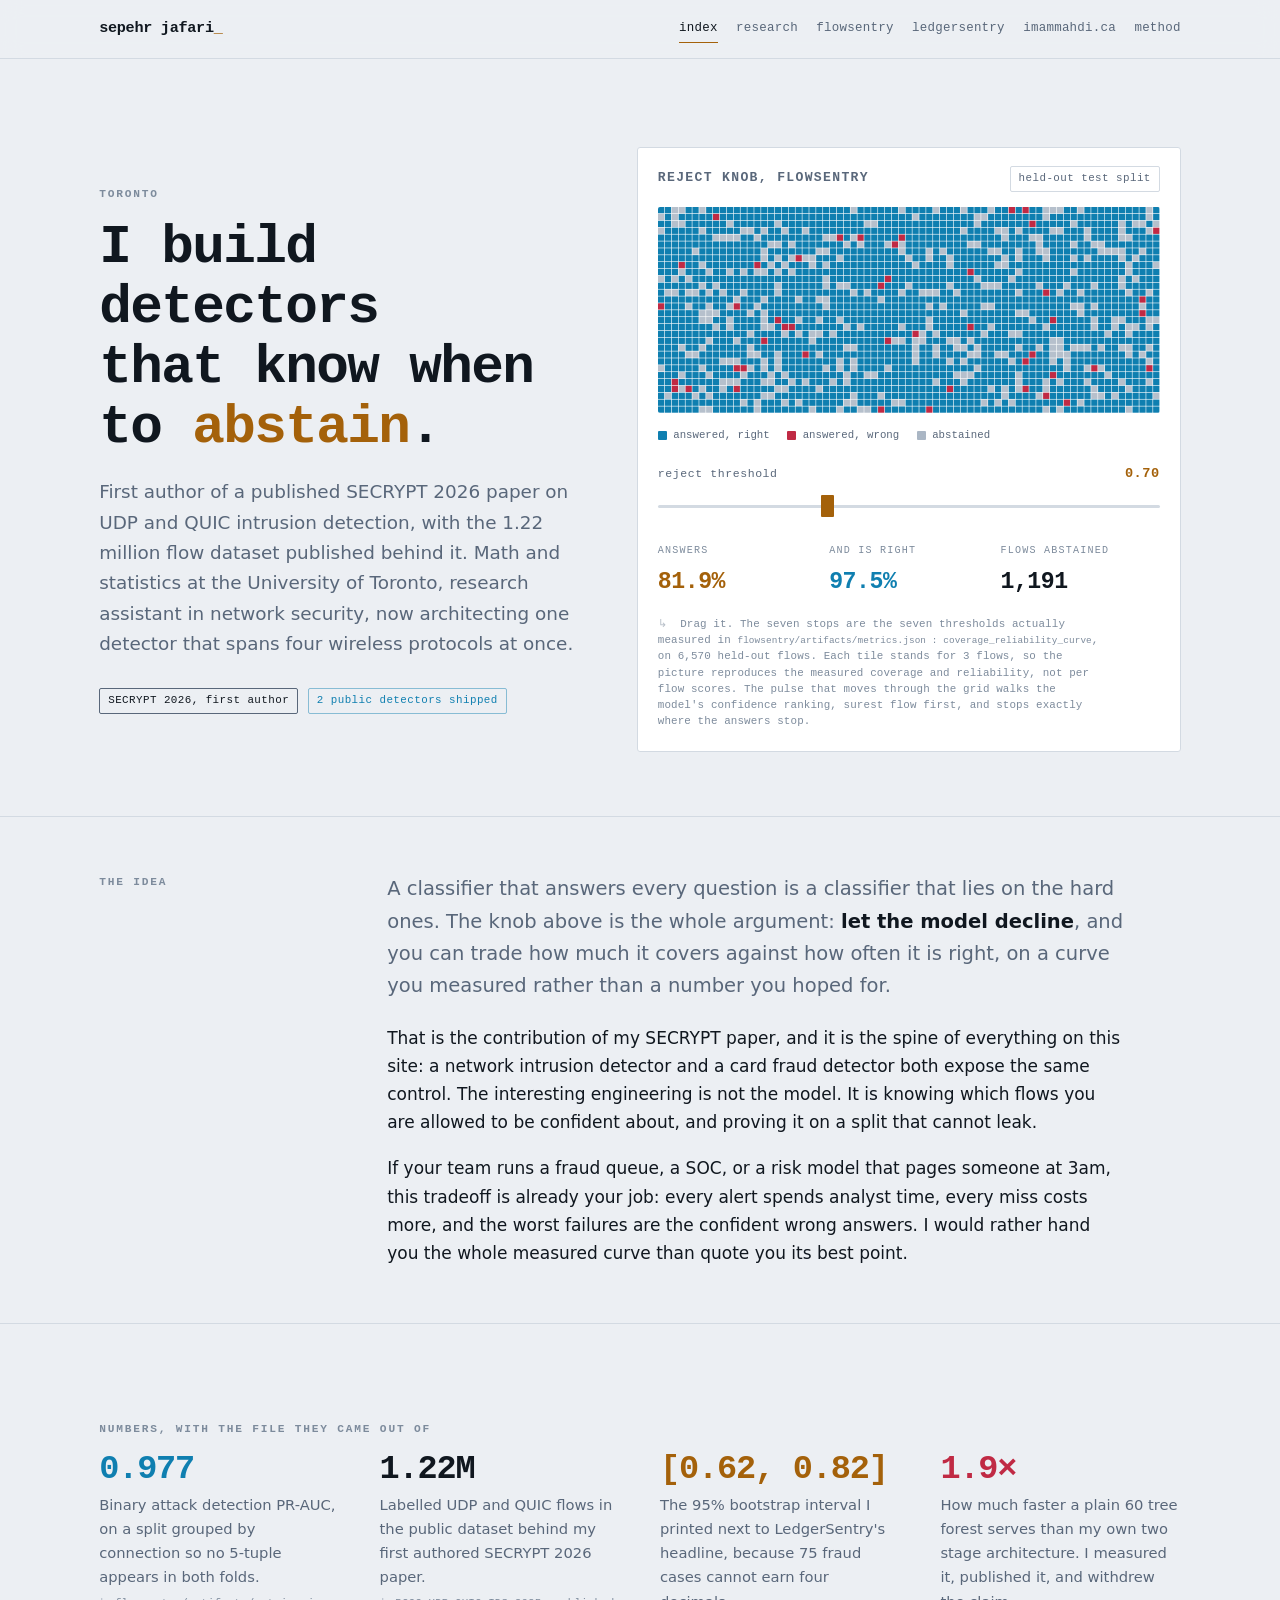
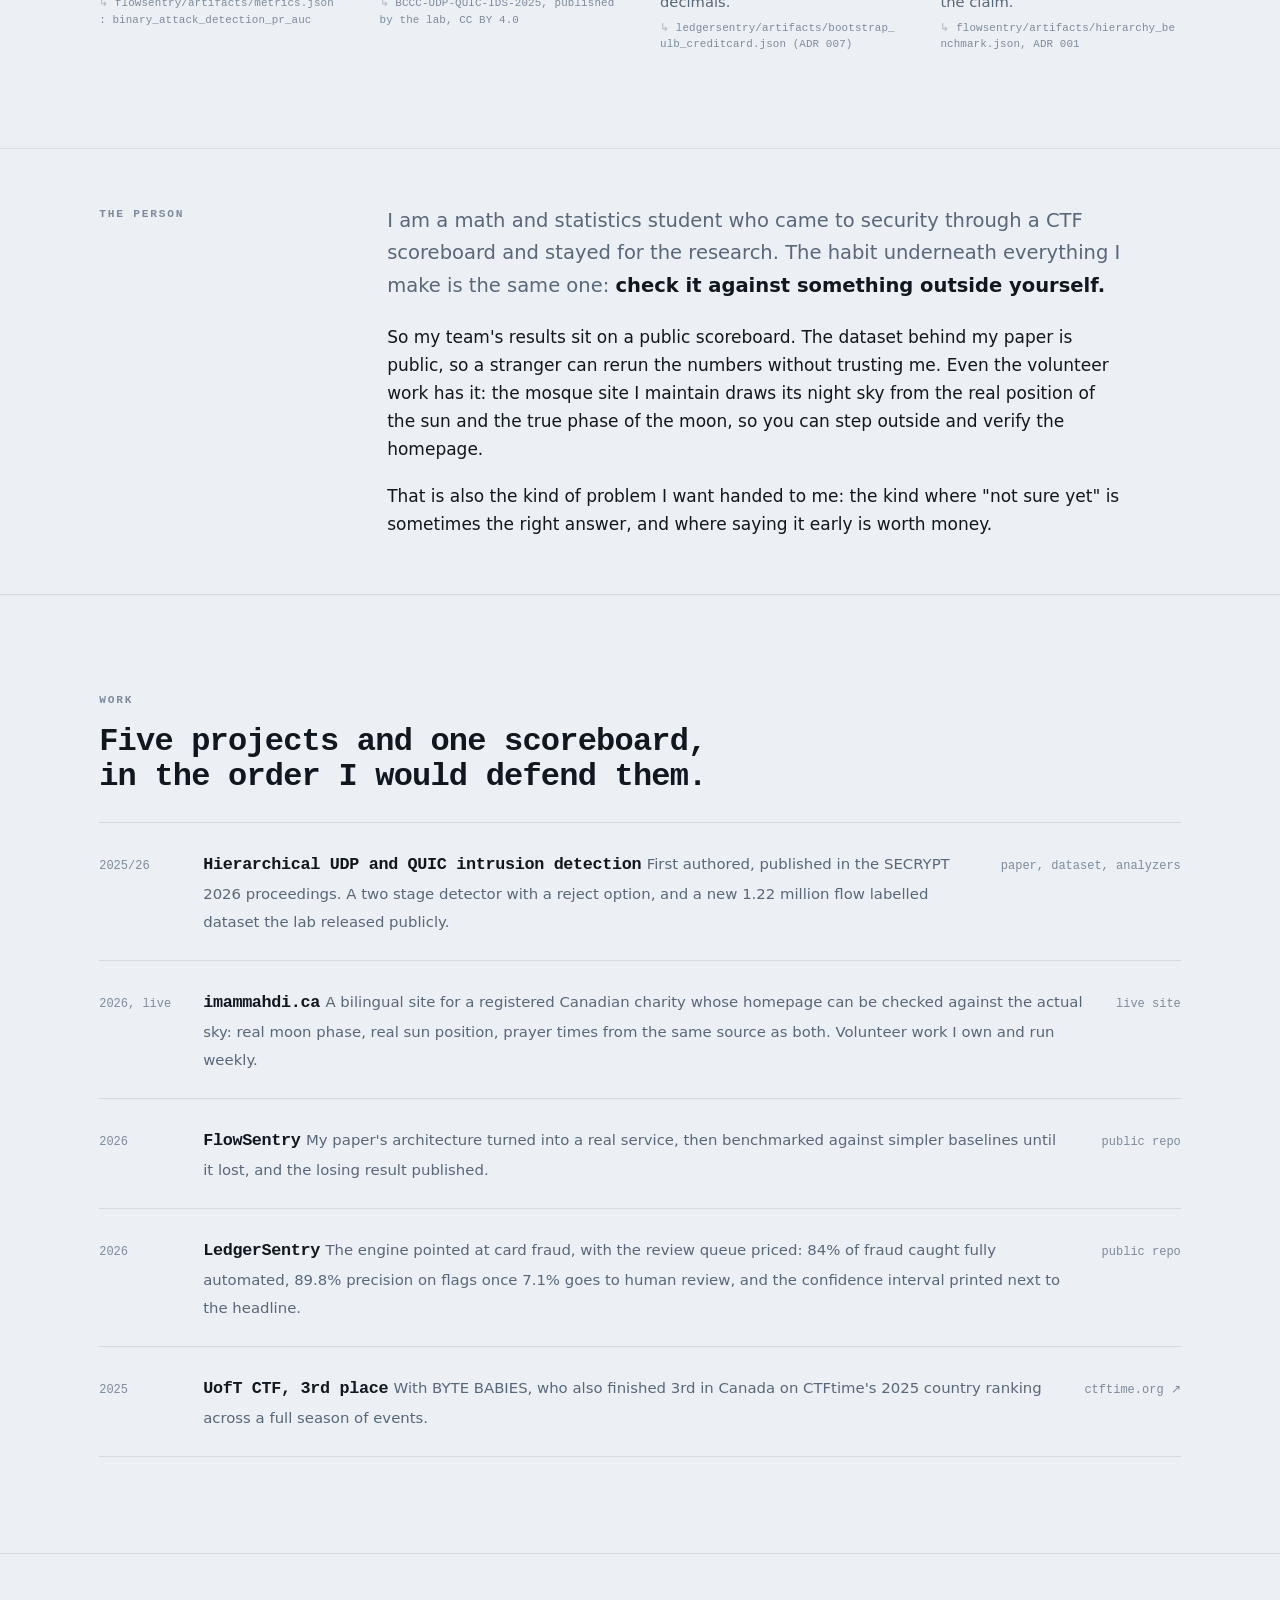
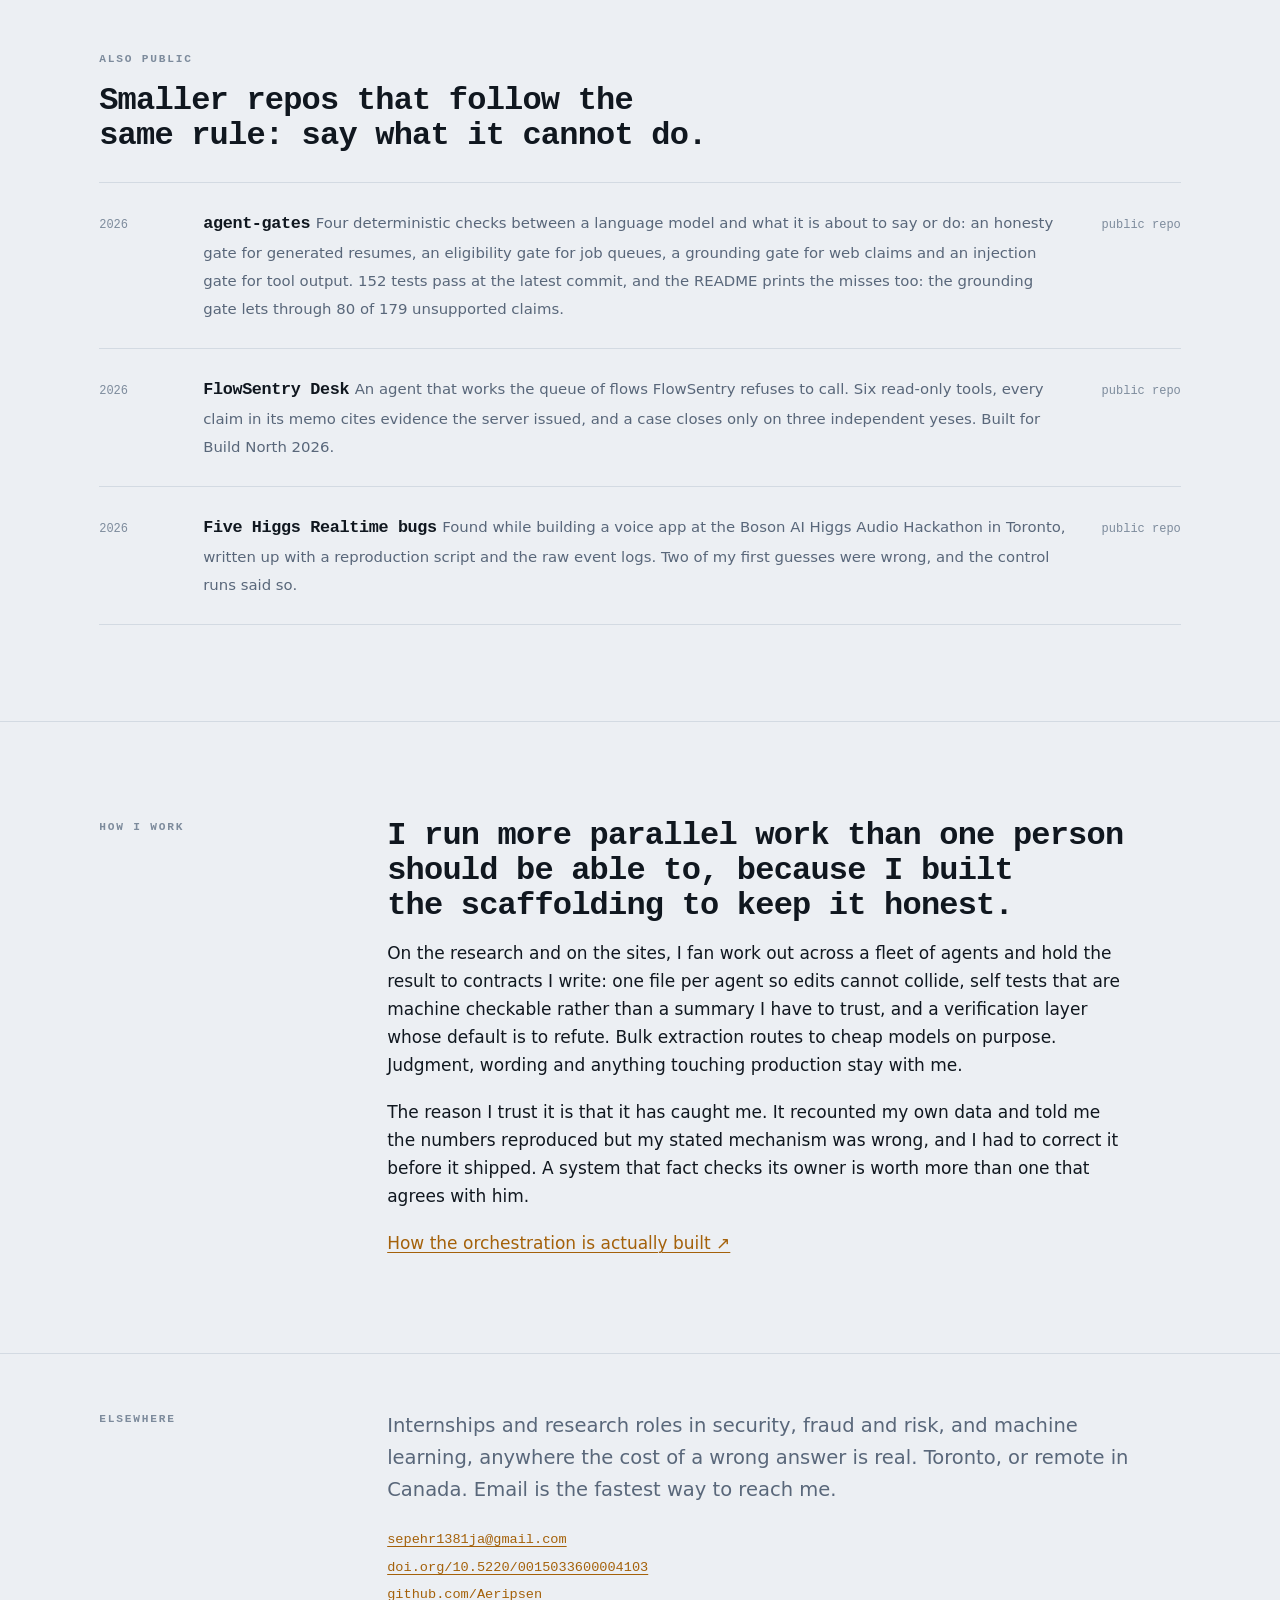
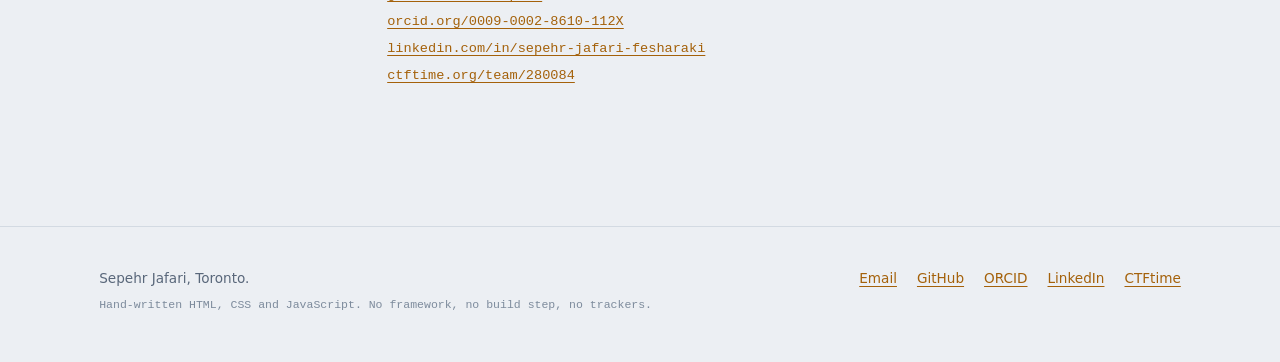
<file: index.html>
<!DOCTYPE html>
<html lang="en">
<head>
<meta charset="utf-8">
<meta name="viewport" content="width=device-width, initial-scale=1">
<title>Sepehr Jafari, network security and machine learning</title>
<meta name="description" content="First author of a published SECRYPT 2026 paper on UDP and QUIC intrusion detection. I build detectors that measure their own confidence, and I publish the measurements that go against me.">
<link rel="icon" href="data:image/svg+xml,%3Csvg xmlns='http://www.w3.org/2000/svg' viewBox='0 0 16 16'%3E%3Crect width='16' height='16' fill='%23080d14'/%3E%3Crect x='2' y='3' width='4' height='4' fill='%2363d3ff'/%3E%3Crect x='7' y='3' width='4' height='4' fill='%2363d3ff'/%3E%3Crect x='12' y='3' width='2' height='4' fill='%23ff6b81'/%3E%3Crect x='2' y='9' width='4' height='4' fill='%2363d3ff'/%3E%3Crect x='7' y='9' width='7' height='4' fill='%23f0a848'/%3E%3C/svg%3E">
<meta property="og:title" content="Sepehr Jafari, network security and machine learning">
<meta property="og:description" content="I build detectors that measure their own confidence, and I publish the measurements that go against me.">
<meta property="og:type" content="website">
<link rel="stylesheet" href="assets/site.css">
</head>
<body>
<noscript><p style="padding:1rem;font-family:monospace"><a href="index.html">home</a> · <a href="research.html">research</a> · <a href="flowsentry.html">flowsentry</a> · <a href="ledgersentry.html">ledgersentry</a> · <a href="imic.html">imammahdi.ca</a> · <a href="method.html">method</a></p></noscript>

<main id="main">

<!-- ============ hero: the thesis, and the instrument that proves it ============ -->
<section class="hero">
  <div class="wrap hero-grid">
    <div>
      <span class="eyebrow" data-reveal="1">Toronto</span>
      <h1 data-reveal="2">I build detectors that know when to <em>abstain</em>.</h1>
      <p class="hero-sub" data-reveal="3">
        First author of a published SECRYPT 2026 paper on UDP and QUIC intrusion detection, with
        the 1.22 million flow dataset published behind it. Math and statistics at the University of
        Toronto, research assistant in network security, now architecting one detector that spans
        four wireless protocols at once.
      </p>
      <div class="hero-meta" data-reveal="4">
        <span class="tag tag-paper">SECRYPT 2026, first author</span>
        <span class="tag tag-live">2 public detectors shipped</span>
      </div>
    </div>

    <div class="instrument" data-reveal="5">
      <div class="instrument-head">
        <h2>Reject knob, FlowSentry</h2>
        <span class="tag">held-out test split</span>
      </div>

      <canvas id="flowgrid" width="730" height="300"
              role="img"
              aria-label="A grid of 2,190 tiles standing in for the 6,570 held-out flows. Tiles the model answers correctly are cyan, tiles it answers wrongly are rose, tiles it abstains on are grey."></canvas>

      <div class="legend">
        <span><i style="background:var(--signal)"></i> answered, right</span>
        <span><i style="background:var(--warn)"></i> answered, wrong</span>
        <span><i style="background:var(--abstain)"></i> abstained</span>
      </div>

      <div class="knob">
        <label for="knob">
          <span>reject threshold</span>
          <b id="out-threshold">0.70</b>
        </label>
        <input type="range" id="knob" min="0" max="6" step="1" value="2"
               aria-label="Reject threshold, stepping through the seven measured values">
      </div>

      <div class="readout">
        <div>
          <span class="k">answers</span>
          <span class="v v-accent" id="out-coverage">81.9%</span>
        </div>
        <div>
          <span class="k">and is right</span>
          <span class="v v-signal" id="out-reliability">97.5%</span>
        </div>
        <div>
          <span class="k">flows abstained</span>
          <span class="v" id="out-abstained">1,191</span>
        </div>
      </div>

      <p class="cite" style="margin-top:0.9rem">
        Drag it. The seven stops are the seven thresholds actually measured in
        <code>flowsentry/artifacts/metrics.json : coverage_reliability_curve</code>, on
        6,570 held-out flows. Each tile stands for 3 flows, so the
        picture reproduces the measured coverage and reliability, not per flow scores. The
        pulse that moves through the grid walks the model's confidence ranking, surest flow
        first, and stops exactly where the answers stop.
      </p>
    </div>
  </div>
</section>

<!-- ============ what the knob is for ============ -->
<section class="tight">
  <div class="wrap cols">
    <div class="col-head">
      <span class="eyebrow">The idea</span>
    </div>
    <div>
      <p class="lede">
        A classifier that answers every question is a classifier that lies on the hard ones.
        The knob above is the whole argument: <strong>let the model decline</strong>, and you can
        trade how much it covers against how often it is right, on a curve you measured rather than
        a number you hoped for.
      </p>
      <p>
        That is the contribution of my SECRYPT paper, and it is the spine of everything on this
        site: a network intrusion detector and a card fraud detector
        both expose the same control. The interesting engineering is not the model.
        It is knowing which flows you are allowed to be confident about, and proving it on a split
        that cannot leak.
      </p>
      <p>
        If your team runs a fraud queue, a SOC, or a risk model that pages someone at 3am, this
        tradeoff is already your job: every alert spends analyst time, every miss costs more, and
        the worst failures are the confident wrong answers. I would rather hand you the whole
        measured curve than quote you its best point.
      </p>
    </div>
  </div>
</section>

<!-- ============ the ledger ============ -->
<section>
  <div class="wrap">
    <span class="eyebrow">Numbers, with the file they came out of</span>
    <div class="ledger">
      <div>
        <span class="num v-signal">0.977</span>
        <span class="lbl">Binary attack detection PR-AUC, on a split grouped by connection so no
        5-tuple appears in both folds.</span>
        <span class="cite">flowsentry/artifacts/metrics.json : binary_attack_detection_pr_auc</span>
      </div>
      <div>
        <span class="num">1.22M</span>
        <span class="lbl">Labelled UDP and QUIC flows in the public dataset behind my first authored
        SECRYPT 2026 paper.</span>
        <span class="cite">BCCC-UDP-QUIC-IDS-2025, published by the lab, CC BY 4.0</span>
      </div>
      <div>
        <span class="num v-accent">[0.62, 0.82]</span>
        <span class="lbl">The 95% bootstrap interval I printed next to LedgerSentry's headline,
        because 75 fraud cases cannot earn four decimals.</span>
        <span class="cite">ledgersentry/artifacts/bootstrap_ulb_creditcard.json (ADR 007)</span>
      </div>
      <div>
        <span class="num v-warn">1.9&times;</span>
        <span class="lbl">How much faster a plain 60 tree forest serves than my own two stage
        architecture. I measured it, published it, and withdrew the claim.</span>
        <span class="cite">flowsentry/artifacts/hierarchy_benchmark.json, ADR 001</span>
      </div>
    </div>
  </div>
</section>

<!-- ============ the person ============ -->
<section class="tight">
  <div class="wrap cols">
    <div class="col-head">
      <span class="eyebrow">The person</span>
    </div>
    <div>
      <p class="lede">
        I am a math and statistics student who came to security through a CTF scoreboard and
        stayed for the research. The habit underneath everything I make is the same one:
        <strong>check it against something outside yourself.</strong>
      </p>
      <p>
        So my team's results sit on a public scoreboard. The dataset behind my paper is public,
        so a stranger can rerun the numbers without trusting me. Even the volunteer work has it:
        the mosque site I maintain draws its night sky from the real position of the sun and the
        true phase of the moon, so you can step outside and verify the homepage.
      </p>
      <p>
        That is also the kind of problem I want handed to me: the kind where "not sure yet" is
        sometimes the right answer, and where saying it early is worth money.
      </p>
    </div>
  </div>
</section>

<!-- ============ work ============ -->
<section>
  <div class="wrap">
    <span class="eyebrow">Work</span>
    <h2 style="margin-bottom:1.75rem">Five projects and one scoreboard, in the order I would
    defend them.</h2>

    <div class="work">
      <a class="work-item" href="research.html">
        <span class="work-year">2025/26</span>
        <span>
          <span class="work-title">Hierarchical UDP and QUIC intrusion detection</span>
          <span class="work-desc">First authored, published in the SECRYPT 2026 proceedings. A two stage detector with
          a reject option, and a new 1.22 million flow labelled dataset the lab released publicly.</span>
        </span>
        <span class="work-go">paper, dataset, analyzers</span>
      </a>

      <a class="work-item" href="imic.html">
        <span class="work-year">2026, live</span>
        <span>
          <span class="work-title">imammahdi.ca</span>
          <span class="work-desc">A bilingual site for a registered Canadian charity whose homepage
          can be checked against the actual sky: real moon phase, real sun position, prayer times
          from the same source as both. Volunteer work I own and run weekly.</span>
        </span>
        <span class="work-go">live site</span>
      </a>

      <a class="work-item" href="flowsentry.html">
        <span class="work-year">2026</span>
        <span>
          <span class="work-title">FlowSentry</span>
          <span class="work-desc">My paper's architecture turned into a real service, then
          benchmarked against simpler baselines until it lost, and the losing result published.</span>
        </span>
        <span class="work-go">public repo</span>
      </a>

      <a class="work-item" href="ledgersentry.html">
        <span class="work-year">2026</span>
        <span>
          <span class="work-title">LedgerSentry</span>
          <span class="work-desc">The engine pointed at card fraud, with the review queue priced:
          84% of fraud caught fully automated, 89.8% precision on flags once 7.1% goes to human
          review, and the confidence interval printed next to the headline.</span>
        </span>
        <span class="work-go">public repo</span>
      </a>

      <a class="work-item" href="https://ctftime.org/team/280084/" rel="noopener">
        <span class="work-year">2025</span>
        <span>
          <span class="work-title">UofT CTF, 3rd place</span>
          <span class="work-desc">With BYTE BABIES, who also finished 3rd in Canada on CTFtime's 2025
          country ranking across a full season of events.</span>
        </span>
        <span class="work-go">ctftime.org &#8599;</span>
      </a>
    </div>
  </div>
</section>

<section>
<div class="wrap">
<span class="eyebrow">Also public</span>
<h2 style="margin-bottom:1.75rem">Smaller repos that follow the same rule: say what it cannot do.</h2>
<div class="work">
<a class="work-item" href="https://github.com/Aeripsen/agent-gates" rel="noopener">
<span class="work-year">2026</span>
<span>
<span class="work-title">agent-gates</span>
<span class="work-desc">Four deterministic checks between a language model and what it is about to say or do:
an honesty gate for generated resumes, an eligibility gate for job queues, a grounding gate for
web claims and an injection gate for tool output. 152 tests pass at the latest commit, and the
README prints the misses too: the grounding gate lets through 80 of 179 unsupported claims.</span>
</span>
<span class="work-go">public repo</span>
</a>
<a class="work-item" href="https://github.com/Aeripsen/flowsentry-desk" rel="noopener">
<span class="work-year">2026</span>
<span>
<span class="work-title">FlowSentry Desk</span>
<span class="work-desc">An agent that works the queue of flows FlowSentry refuses to call. Six read-only
tools, every claim in its memo cites evidence the server issued, and a case closes only on three
independent yeses. Built for Build North 2026.</span>
</span>
<span class="work-go">public repo</span>
</a>
<a class="work-item" href="https://github.com/Aeripsen/boson-bug-reports" rel="noopener">
<span class="work-year">2026</span>
<span>
<span class="work-title">Five Higgs Realtime bugs</span>
<span class="work-desc">Found while building a voice app at the Boson AI Higgs Audio Hackathon in Toronto,
written up with a reproduction script and the raw event logs. Two of my first guesses were wrong,
and the control runs said so.</span>
</span>
<span class="work-go">public repo</span>
</a>
</div>
</div>
</section>

<!-- ============ method teaser ============ -->
<section>
  <div class="wrap cols">
    <div class="col-head">
      <span class="eyebrow">How I work</span>
    </div>
    <div>
      <h2 style="margin-bottom:1rem">I run more parallel work than one person should be able to,
      because I built the scaffolding to keep it honest.</h2>
      <p>
        On the research and on the sites, I fan work out across a fleet of agents and hold the
        result to contracts I write: one file per agent so edits cannot collide, self tests that are
        machine checkable rather than a summary I have to trust, and a verification layer whose
        default is to refute. Bulk extraction routes to cheap models on purpose. Judgment, wording
        and anything touching production stay with me.
      </p>
      <p>
        The reason I trust it is that it has caught me. It recounted my own data and told me the
        numbers reproduced but my stated mechanism was wrong, and I had to correct it before it
        shipped. A system that fact checks its owner is worth more than one that agrees with him.
      </p>
      <p><a href="method.html">How the orchestration is actually built &#8599;</a></p>
    </div>
  </div>
</section>

<!-- ============ contact ============ -->
<section class="tight">
  <div class="wrap cols">
    <div class="col-head"><span class="eyebrow">Elsewhere</span></div>
    <div>
      <p class="lede" style="margin-bottom:1.25rem">
        Internships and research roles in security, fraud and risk, and machine learning, anywhere
        the cost of a wrong answer is real. Toronto, or remote in Canada. Email is the fastest way
        to reach me.
      </p>
      <p class="mono" style="font-size:0.85rem;line-height:2">
        <a href="mailto:sepehr1381ja@gmail.com">sepehr1381ja@gmail.com</a><br>
<a href="https://doi.org/10.5220/0015033600004103" rel="noopener">doi.org/10.5220/0015033600004103</a><br>
        <a href="https://github.com/Aeripsen" rel="me noopener">github.com/Aeripsen</a><br>
        <a href="https://orcid.org/0009-0002-8610-112X" rel="me noopener">orcid.org/0009-0002-8610-112X</a><br>
        <a href="https://www.linkedin.com/in/sepehr-jafari-fesharaki" rel="me noopener">linkedin.com/in/sepehr-jafari-fesharaki</a><br>
        <a href="https://ctftime.org/team/280084/" rel="noopener">ctftime.org/team/280084</a>
      </p>
    </div>
  </div>
</section>

</main>

<script src="assets/site.js"></script>
<script src="assets/instrument.js"></script>
</body>
</html>
</file>
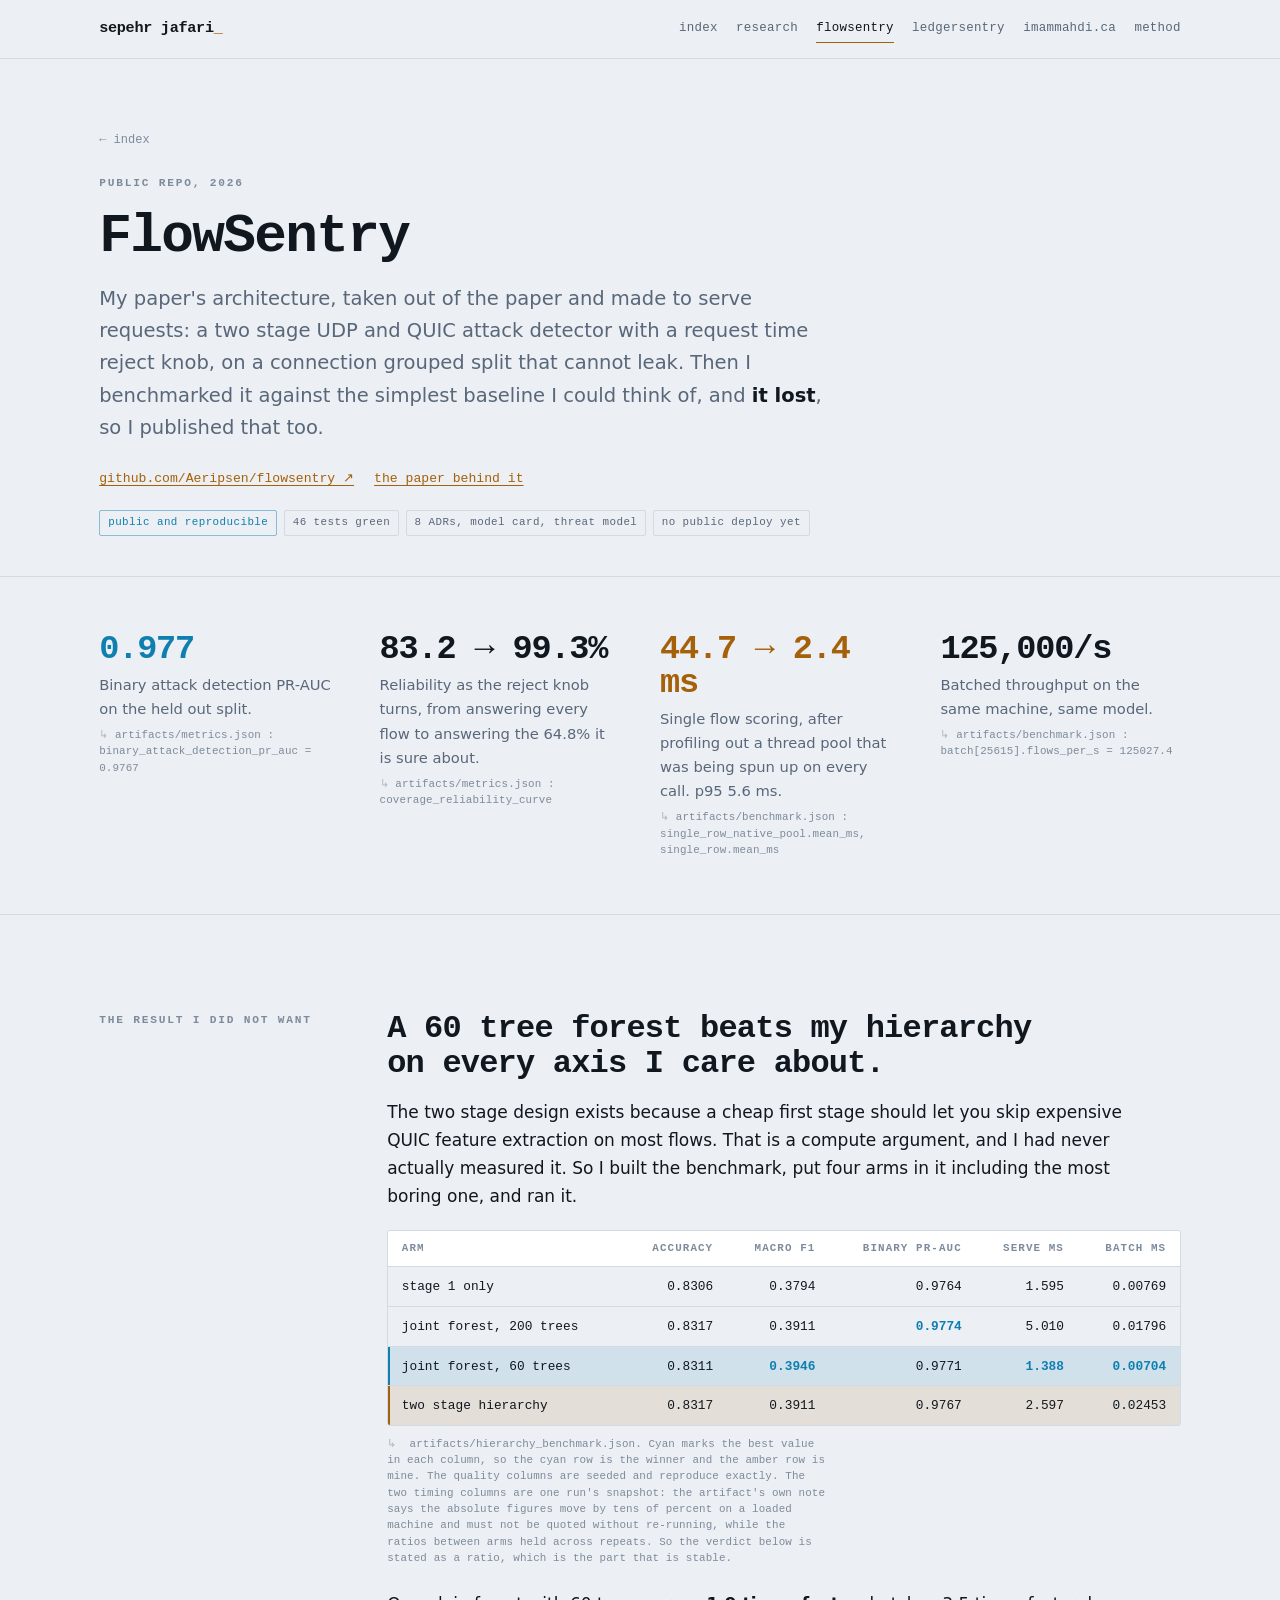
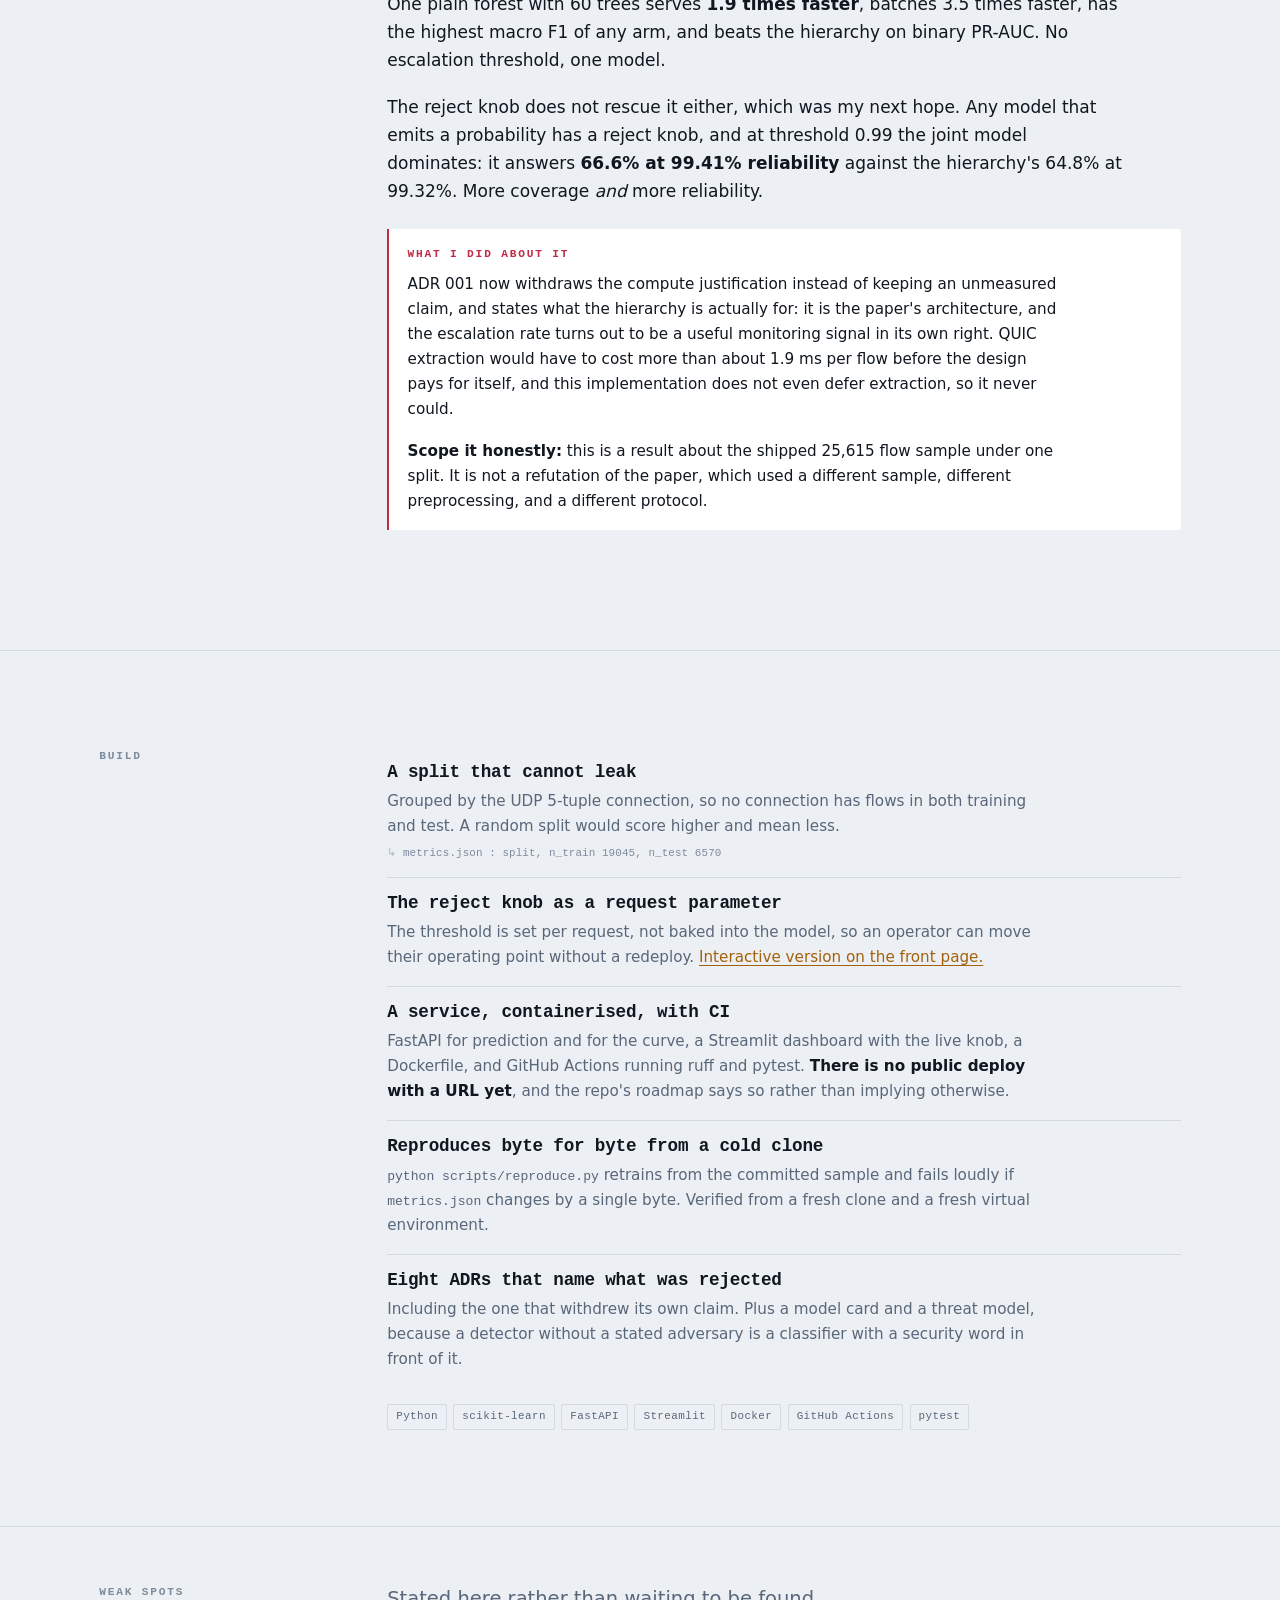
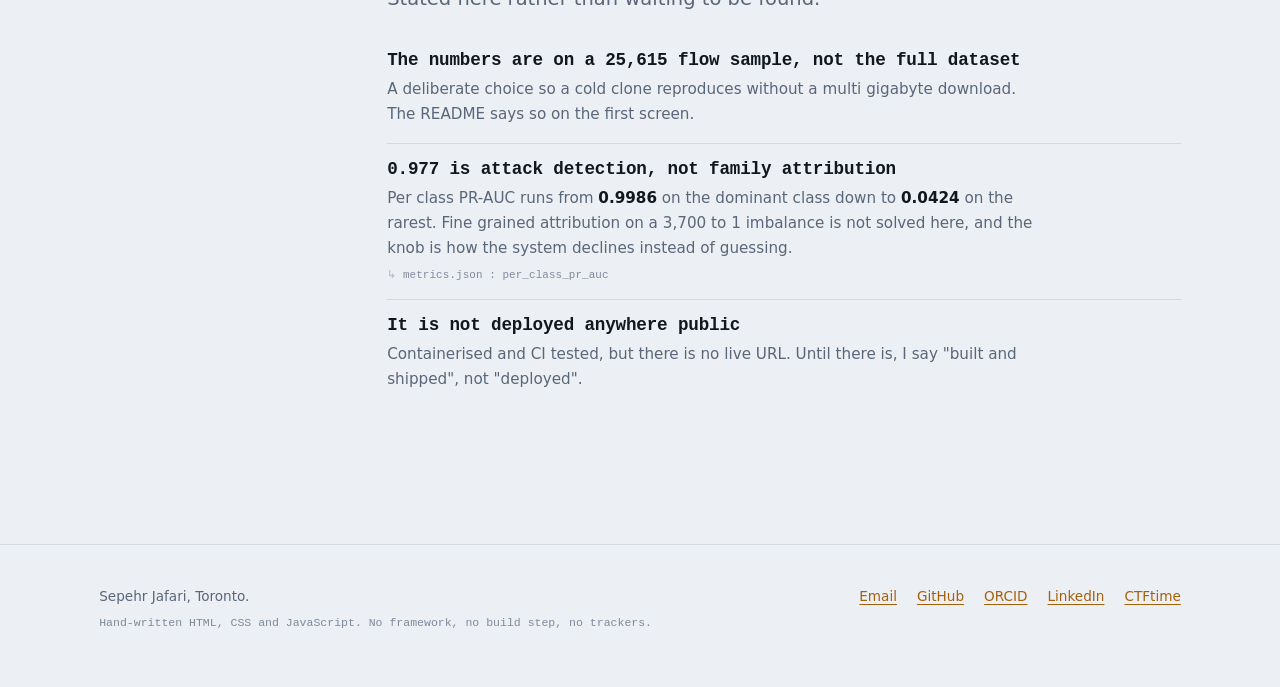
<file: flowsentry.html>
<!DOCTYPE html>
<html lang="en">
<head>
<meta charset="utf-8">
<meta name="viewport" content="width=device-width, initial-scale=1">
<title>FlowSentry, and the benchmark where my own architecture lost</title>
<meta name="description" content="A two stage UDP and QUIC intrusion detector built on my SECRYPT 2026 dataset, then benchmarked against simpler baselines until it lost, with the losing result published.">
<link rel="icon" href="data:image/svg+xml,%3Csvg xmlns='http://www.w3.org/2000/svg' viewBox='0 0 16 16'%3E%3Crect width='16' height='16' fill='%23080d14'/%3E%3Crect x='2' y='3' width='4' height='4' fill='%2363d3ff'/%3E%3Crect x='7' y='3' width='4' height='4' fill='%2363d3ff'/%3E%3Crect x='12' y='3' width='2' height='4' fill='%23ff6b81'/%3E%3Crect x='2' y='9' width='4' height='4' fill='%2363d3ff'/%3E%3Crect x='7' y='9' width='7' height='4' fill='%23f0a848'/%3E%3C/svg%3E">
<link rel="stylesheet" href="assets/site.css">
</head>
<body>
<main id="main">

<section class="proj-head">
  <div class="wrap">
    <a class="backlink" href="index.html">&#8592; index</a>
    <span class="eyebrow">Public repo, 2026</span>
    <h1>FlowSentry</h1>
    <p class="lede">
      My paper's architecture, taken out of the paper and made to serve requests: a two stage
      UDP and QUIC attack detector with a request time reject knob, on a connection grouped split
      that cannot leak. Then I benchmarked it against the simplest baseline I could think of, and
      <strong>it lost</strong>, so I published that too.
    </p>
    <div class="proj-links">
      <a href="https://github.com/Aeripsen/flowsentry" rel="noopener">github.com/Aeripsen/flowsentry &#8599;</a>
      <a href="research.html">the paper behind it</a>
    </div>
    <div class="tags">
      <span class="tag tag-live">public and reproducible</span>
      <span class="tag">46 tests green</span>
      <span class="tag">8 ADRs, model card, threat model</span>
      <span class="tag">no public deploy yet</span>
    </div>
  </div>
</section>

<section class="tight">
  <div class="wrap">
    <div class="ledger">
      <div>
        <span class="num v-signal">0.977</span>
        <span class="lbl">Binary attack detection PR-AUC on the held out split.</span>
        <span class="cite">artifacts/metrics.json : binary_attack_detection_pr_auc = 0.9767</span>
      </div>
      <div>
        <span class="num">83.2 &rarr; 99.3%</span>
        <span class="lbl">Reliability as the reject knob turns, from answering every flow to
        answering the 64.8% it is sure about.</span>
        <span class="cite">artifacts/metrics.json : coverage_reliability_curve</span>
      </div>
      <div>
        <span class="num v-accent">44.7 &rarr; 2.4 ms</span>
        <span class="lbl">Single flow scoring, after profiling out a thread pool that was being
        spun up on every call. p95 5.6 ms.</span>
        <span class="cite">artifacts/benchmark.json : single_row_native_pool.mean_ms, single_row.mean_ms</span>
      </div>
      <div>
        <span class="num">125,000/s</span>
        <span class="lbl">Batched throughput on the same machine, same model.</span>
        <span class="cite">artifacts/benchmark.json : batch[25615].flows_per_s = 125027.4</span>
      </div>
    </div>
  </div>
</section>

<section>
  <div class="wrap cols">
    <div class="col-head"><span class="eyebrow">The result I did not want</span></div>
    <div>
      <h2 style="margin-bottom:1rem">A 60 tree forest beats my hierarchy on every axis I care about.</h2>
      <p>
        The two stage design exists because a cheap first stage should let you skip expensive QUIC
        feature extraction on most flows. That is a compute argument, and I had never actually
        measured it. So I built the benchmark, put four arms in it including the most boring one, and
        ran it.
      </p>
      <div class="table-scroll">
        <table>
          <thead>
            <tr>
              <th scope="col">Arm</th><th scope="col">Accuracy</th><th scope="col">Macro F1</th>
              <th scope="col">Binary PR-AUC</th><th scope="col">Serve ms</th><th scope="col">Batch ms</th>
            </tr>
          </thead>
          <tbody>
            <tr><td>stage 1 only</td><td>0.8306</td><td>0.3794</td><td>0.9764</td><td>1.595</td><td>0.00769</td></tr>
            <tr><td>joint forest, 200 trees</td><td>0.8317</td><td>0.3911</td><td class="best">0.9774</td><td>5.010</td><td>0.01796</td></tr>
            <tr class="win"><td>joint forest, 60 trees</td><td>0.8311</td><td class="best">0.3946</td><td>0.9771</td><td class="best">1.388</td><td class="best">0.00704</td></tr>
            <tr class="mine"><td>two stage hierarchy</td><td>0.8317</td><td>0.3911</td><td>0.9767</td><td>2.597</td><td>0.02453</td></tr>
          </tbody>
        </table>
      </div>
      <p class="cite table-note">
        artifacts/hierarchy_benchmark.json. Cyan marks the best value in each column, so the cyan row
        is the winner and the amber row is mine. The quality columns are seeded and reproduce
        exactly. The two timing columns are one run's snapshot: the artifact's own note says the
        absolute figures move by tens of percent on a loaded machine and must not be quoted without
        re-running, while the ratios between arms held across repeats. So the verdict below is stated
        as a ratio, which is the part that is stable.
      </p>
      <p>
        One plain forest with 60 trees serves <strong>1.9 times faster</strong>, batches 3.5 times
        faster, has the highest macro F1 of any arm, and beats the hierarchy on binary PR-AUC. No
        escalation threshold, one model.
      </p>
      <p>
        The reject knob does not rescue it either, which was my next hope. Any model that emits a
        probability has a reject knob, and at threshold 0.99 the joint model dominates: it answers
        <strong>66.6% at 99.41% reliability</strong> against the hierarchy's 64.8% at 99.32%. More
        coverage <em>and</em> more reliability.
      </p>
      <div class="note note-warn">
        <span class="eyebrow">What I did about it</span>
        <p>
          ADR 001 now withdraws the compute justification instead of keeping an unmeasured claim, and
          states what the hierarchy is actually for: it is the paper's architecture, and the
          escalation rate turns out to be a useful monitoring signal in its own right. QUIC
          extraction would have to cost more than about 1.9 ms per flow before the design pays for
          itself, and this implementation does not even defer extraction, so it never could.
        </p>
        <p>
          <strong>Scope it honestly:</strong> this is a result about the shipped 25,615 flow sample
          under one split. It is not a refutation of the paper, which used a different sample,
          different preprocessing, and a different protocol.
        </p>
      </div>
    </div>
  </div>
</section>

<section>
  <div class="wrap cols">
    <div class="col-head"><span class="eyebrow">Build</span></div>
    <div>
      <ul class="speclist">
        <li>
          <h3>A split that cannot leak</h3>
          <p>Grouped by the UDP 5-tuple connection, so no connection has flows in both training and
          test. A random split would score higher and mean less.</p>
          <span class="cite">metrics.json : split, n_train 19045, n_test 6570</span>
        </li>
        <li>
          <h3>The reject knob as a request parameter</h3>
          <p>The threshold is set per request, not baked into the model, so an operator can move
          their operating point without a redeploy. <a href="index.html">Interactive version on the
          front page.</a></p>
        </li>
        <li>
          <h3>A service, containerised, with CI</h3>
          <p>FastAPI for prediction and for the curve, a Streamlit dashboard with the live knob,
          a Dockerfile, and GitHub Actions running ruff and pytest. <strong>There is no public
          deploy with a URL yet</strong>, and the repo's roadmap says so rather than implying
          otherwise.</p>
        </li>
        <li>
          <h3>Reproduces byte for byte from a cold clone</h3>
          <p><code>python scripts/reproduce.py</code> retrains from the committed sample and fails
          loudly if <code>metrics.json</code> changes by a single byte. Verified from a fresh clone
          and a fresh virtual environment.</p>
        </li>
        <li>
          <h3>Eight ADRs that name what was rejected</h3>
          <p>Including the one that withdrew its own claim. Plus a model card and a threat model,
          because a detector without a stated adversary is a classifier with a security word in
          front of it.</p>
        </li>
      </ul>
      <div class="stack">
        <span class="tag">Python</span><span class="tag">scikit-learn</span>
        <span class="tag">FastAPI</span><span class="tag">Streamlit</span>
        <span class="tag">Docker</span><span class="tag">GitHub Actions</span>
        <span class="tag">pytest</span>
      </div>
    </div>
  </div>
</section>

<section class="tight">
  <div class="wrap cols">
    <div class="col-head"><span class="eyebrow">Weak spots</span></div>
    <div>
      <p class="lede" style="margin-bottom:1.25rem">
        Stated here rather than waiting to be found.
      </p>
      <ul class="speclist">
        <li>
          <h3>The numbers are on a 25,615 flow sample, not the full dataset</h3>
          <p>A deliberate choice so a cold clone reproduces without a multi gigabyte download. The
          README says so on the first screen.</p>
        </li>
        <li>
          <h3>0.977 is attack detection, not family attribution</h3>
          <p>Per class PR-AUC runs from <strong>0.9986</strong> on the dominant class down to
          <strong>0.0424</strong> on the rarest. Fine grained attribution on a 3,700 to 1 imbalance
          is not solved here, and the knob is how the system declines instead of guessing.</p>
          <span class="cite">metrics.json : per_class_pr_auc</span>
        </li>
        <li>
          <h3>It is not deployed anywhere public</h3>
          <p>Containerised and CI tested, but there is no live URL. Until there is, I say
          "built and shipped", not "deployed".</p>
        </li>
      </ul>
    </div>
  </div>
</section>

</main>
<script src="assets/site.js"></script>
</body>
</html>
</file>
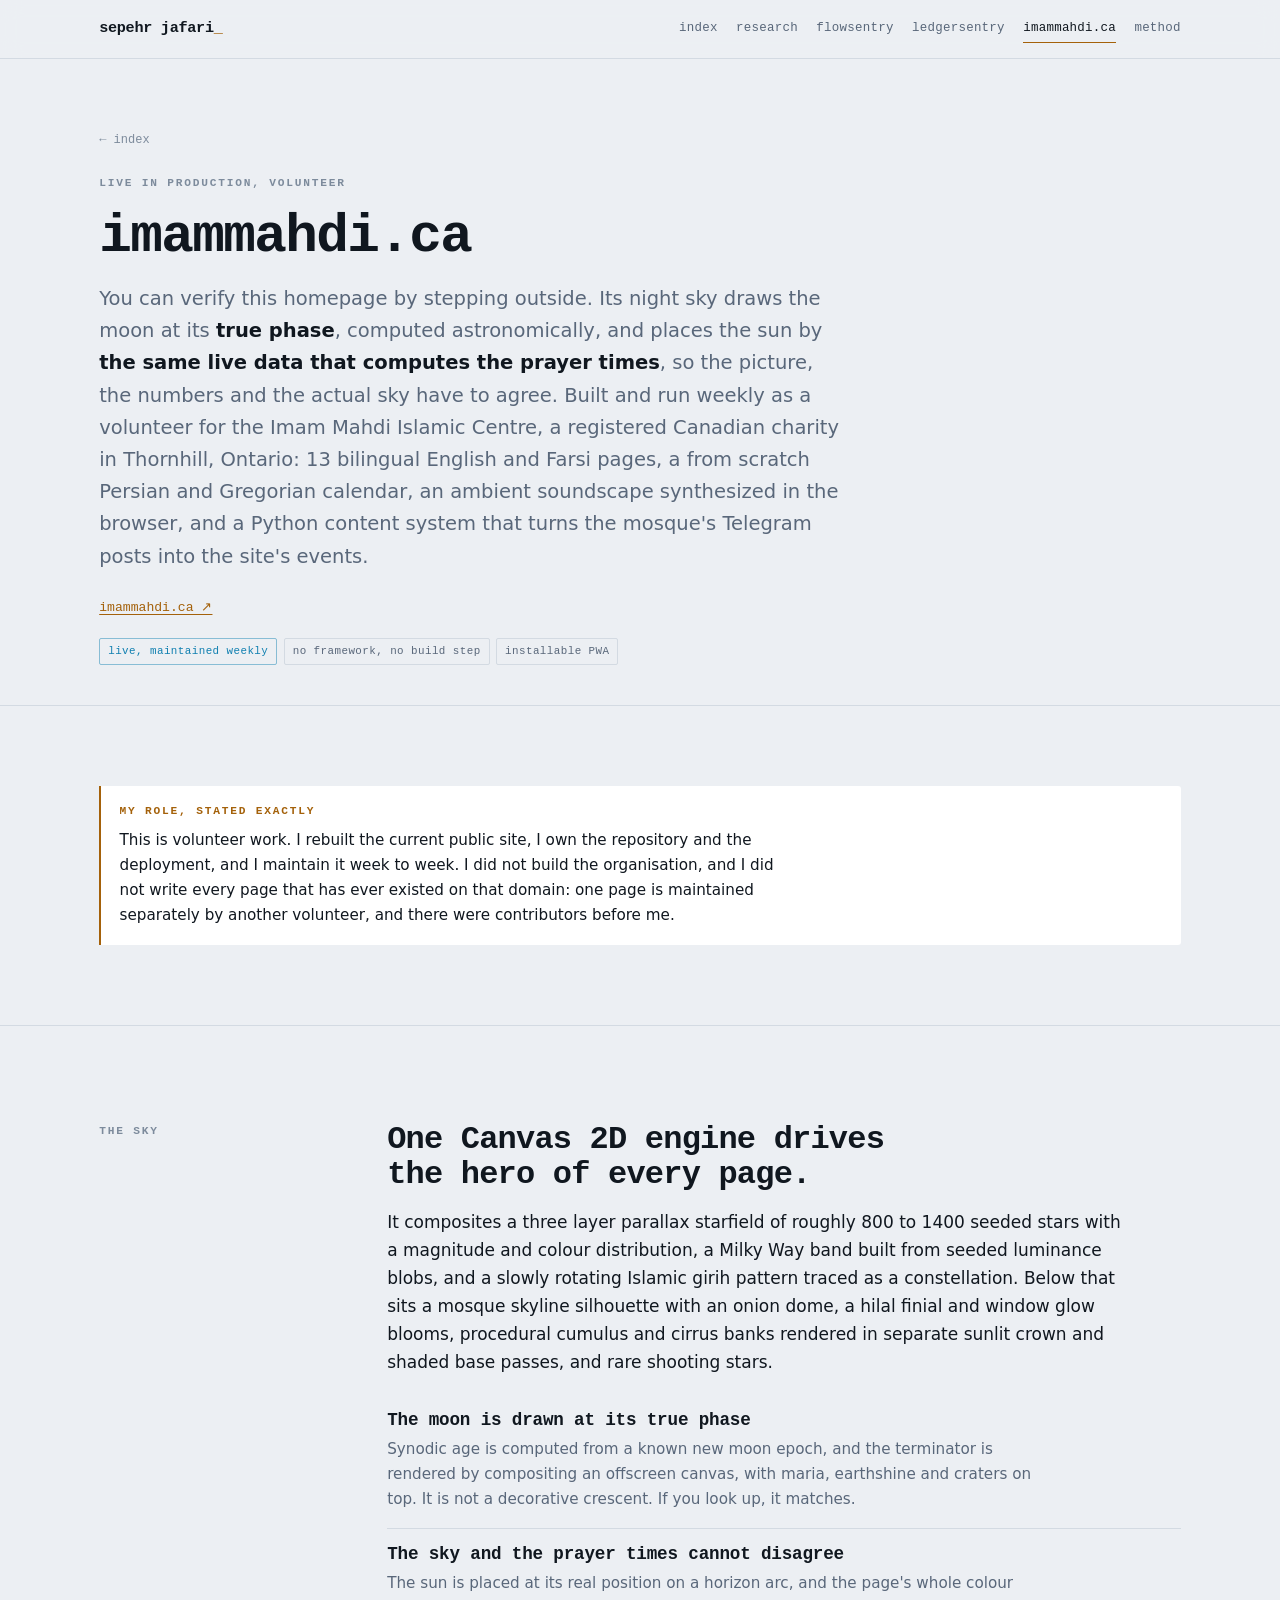
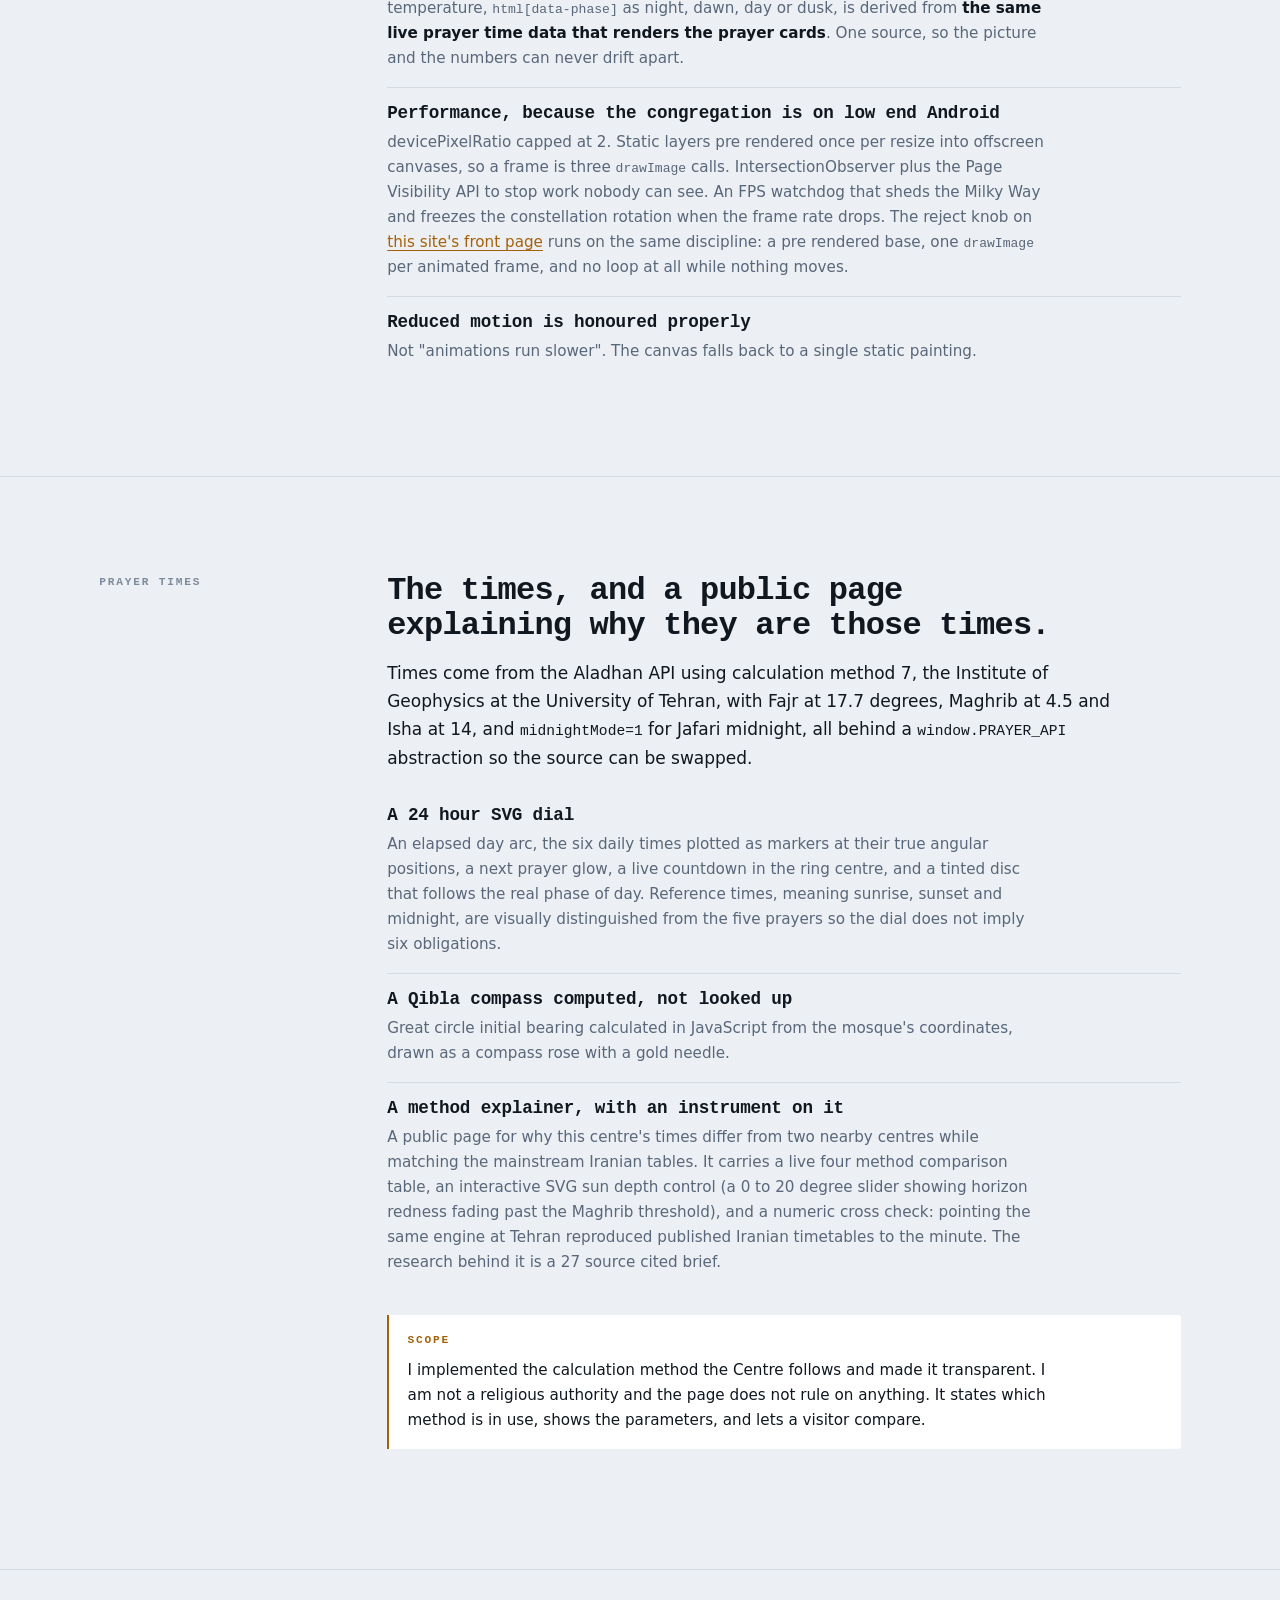
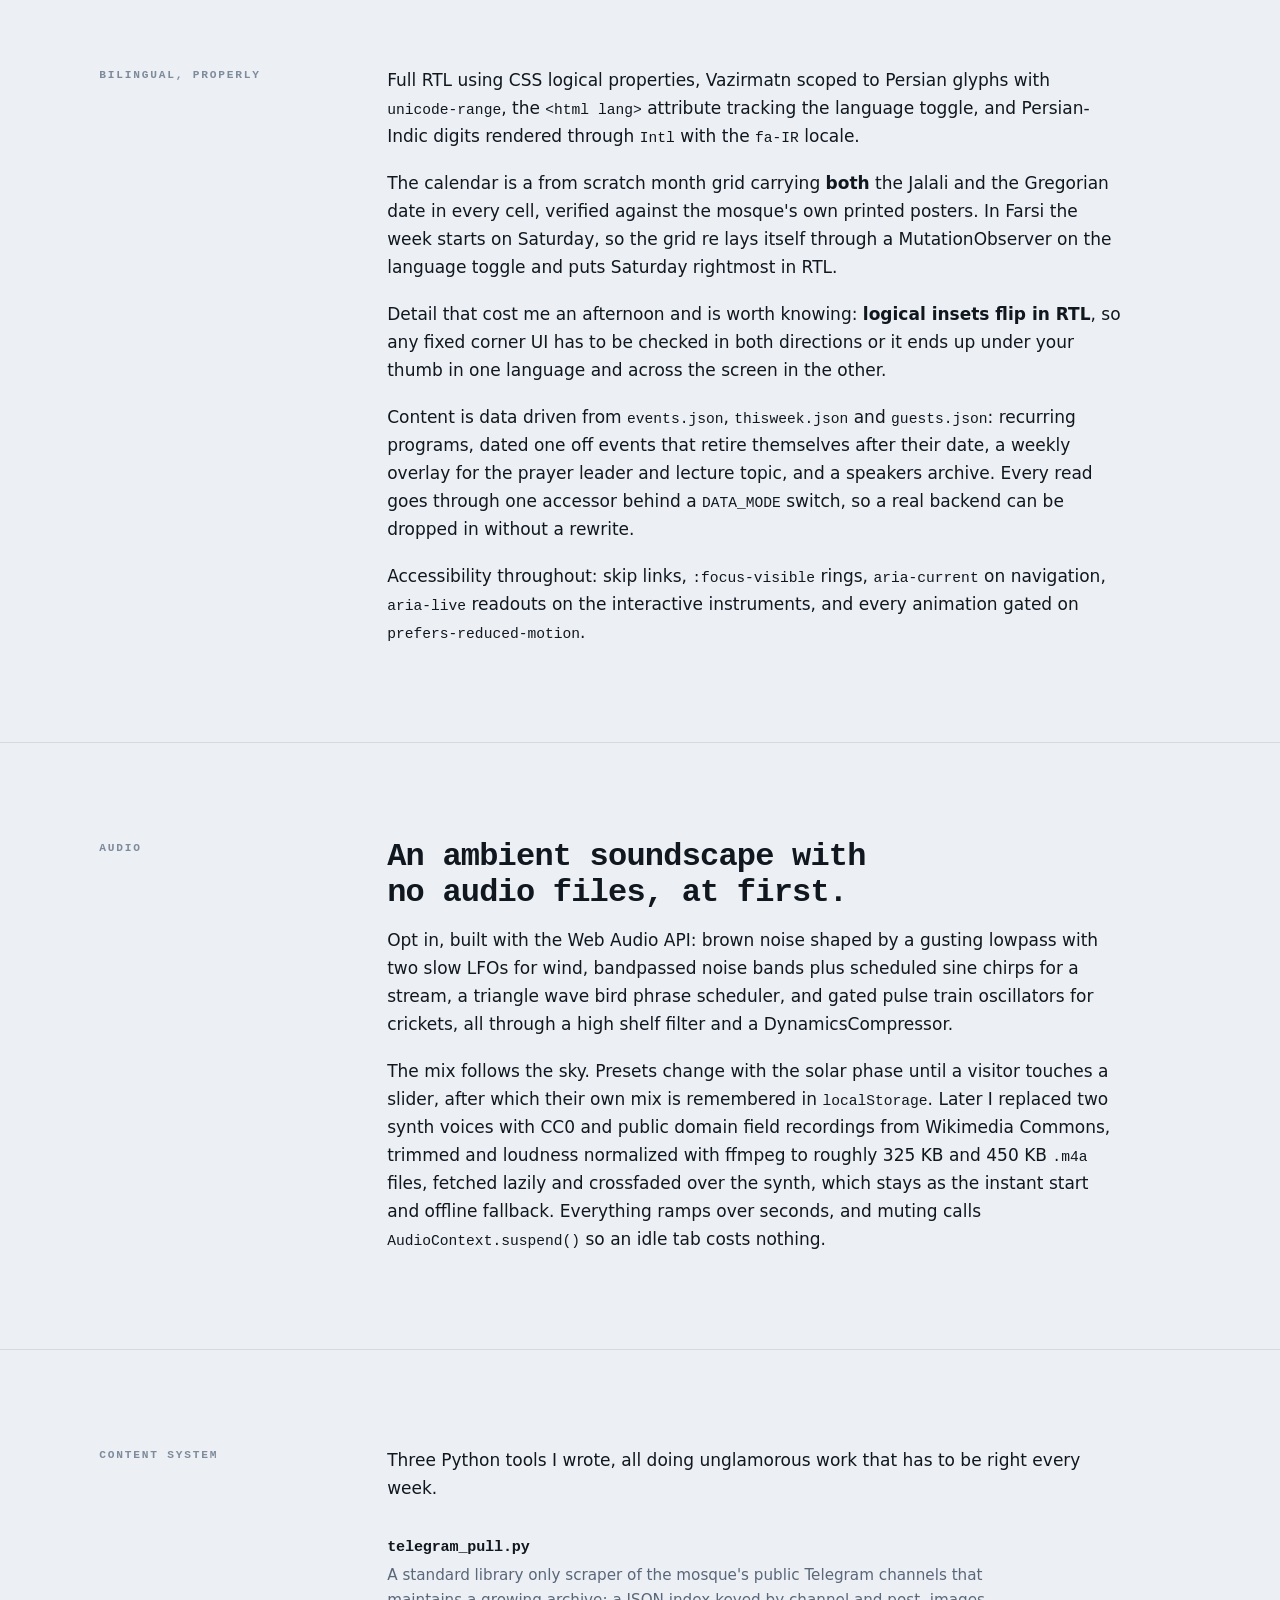
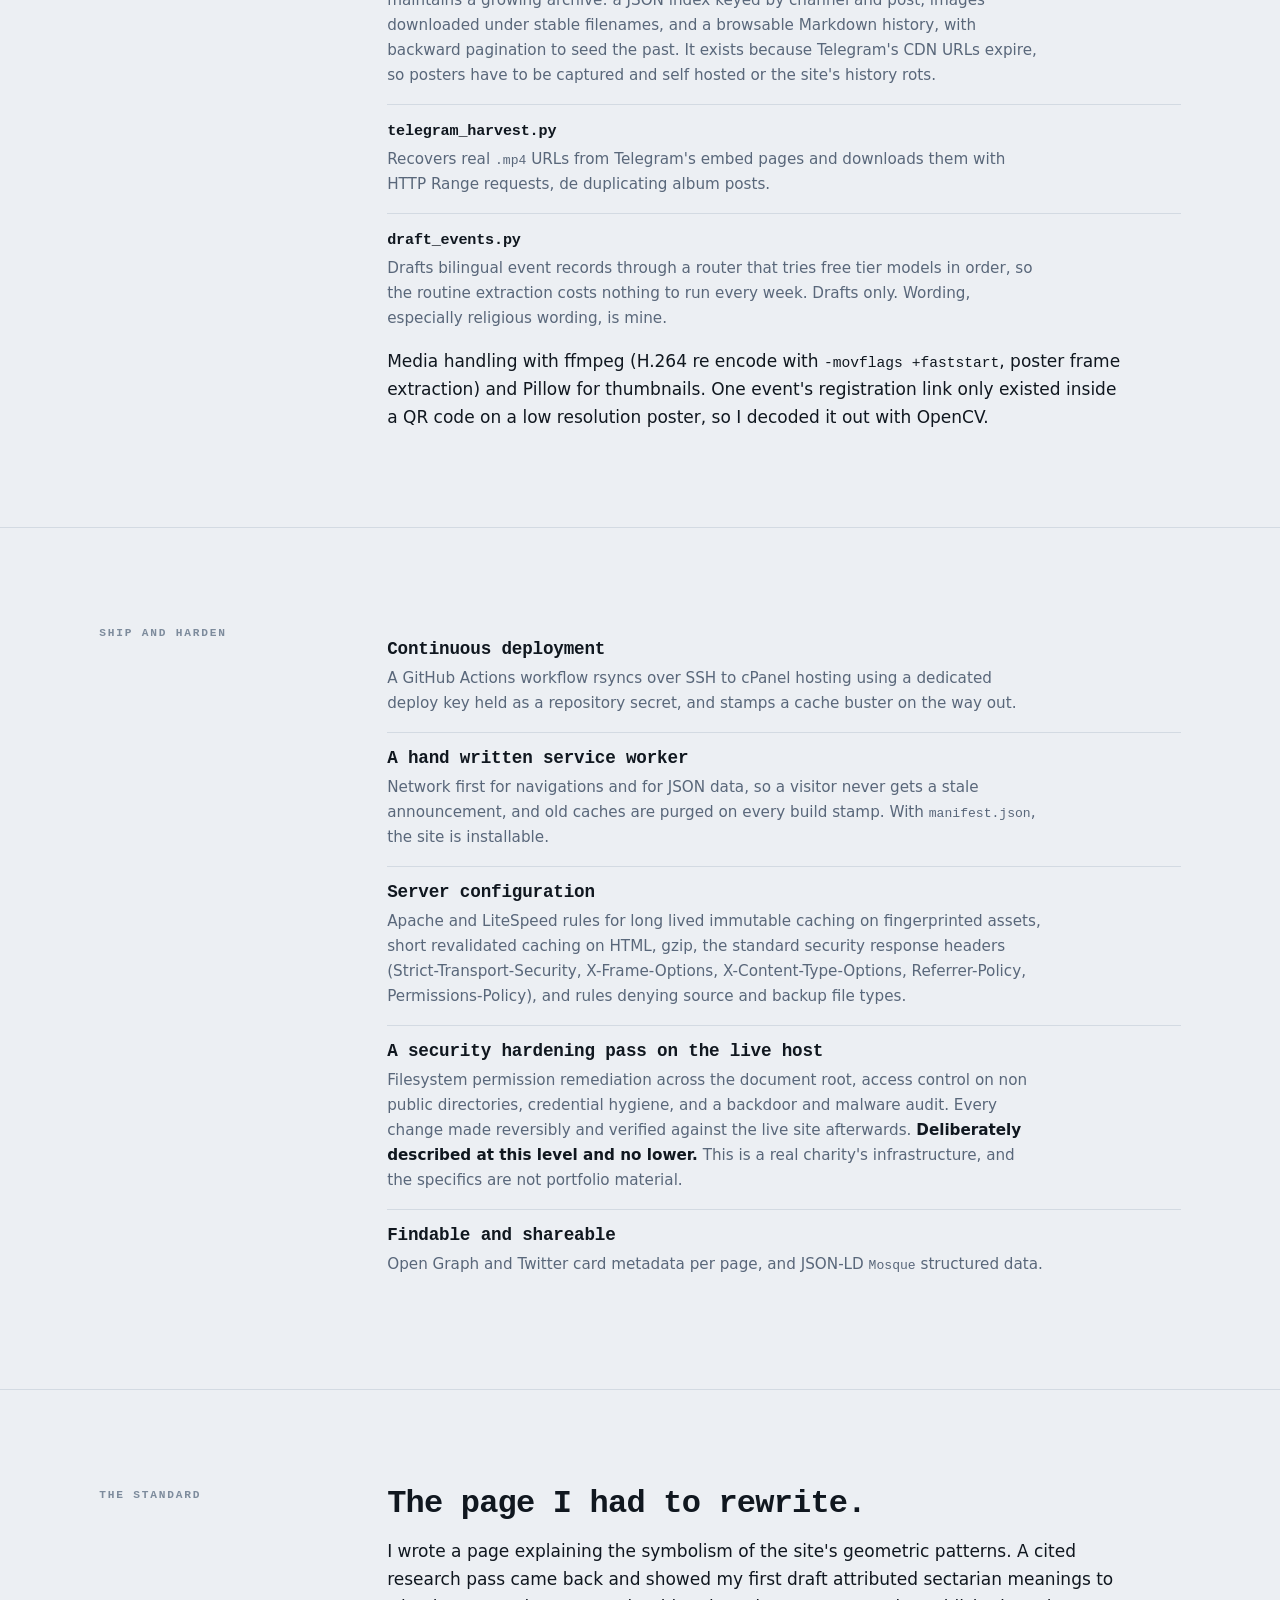
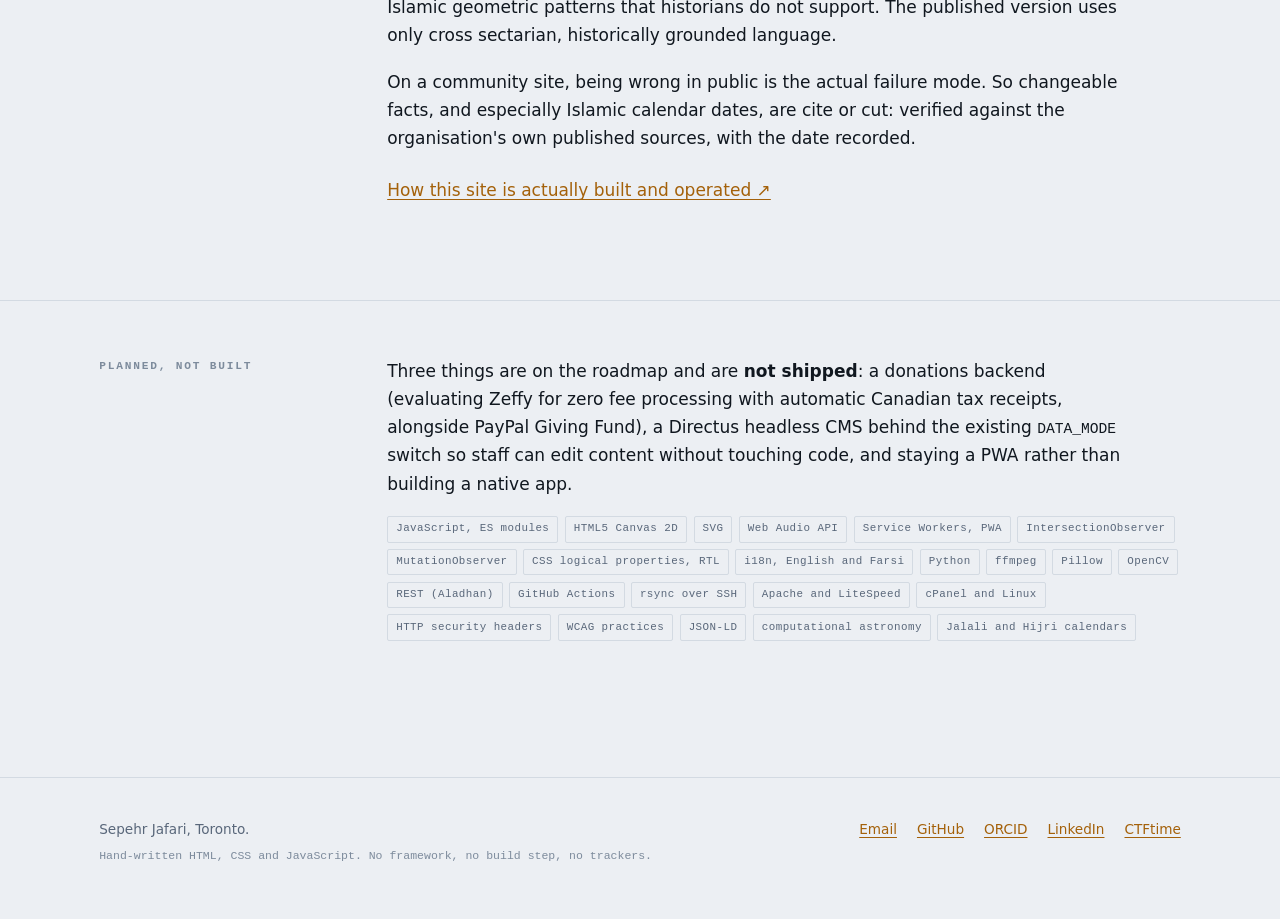
<file: imic.html>
<!DOCTYPE html>
<html lang="en">
<head>
<meta charset="utf-8">
<meta name="viewport" content="width=device-width, initial-scale=1">
<title>imammahdi.ca, a bilingual charity site with a real sky in it</title>
<meta name="description" content="A bilingual English and Farsi site for a registered Canadian charity whose homepage can be verified by stepping outside: a Canvas 2D night sky drawing the true moon phase and real sun position, astronomically grounded prayer times, a Jalali calendar, and a Python content system, live and maintained weekly.">
<link rel="icon" href="data:image/svg+xml,%3Csvg xmlns='http://www.w3.org/2000/svg' viewBox='0 0 16 16'%3E%3Crect width='16' height='16' fill='%23080d14'/%3E%3Crect x='2' y='3' width='4' height='4' fill='%2363d3ff'/%3E%3Crect x='7' y='3' width='4' height='4' fill='%2363d3ff'/%3E%3Crect x='12' y='3' width='2' height='4' fill='%23ff6b81'/%3E%3Crect x='2' y='9' width='4' height='4' fill='%2363d3ff'/%3E%3Crect x='7' y='9' width='7' height='4' fill='%23f0a848'/%3E%3C/svg%3E">
<link rel="stylesheet" href="assets/site.css">
</head>
<body>
<main id="main">

<section class="proj-head">
  <div class="wrap">
    <a class="backlink" href="index.html">&#8592; index</a>
    <span class="eyebrow">Live in production, volunteer</span>
    <h1>imammahdi.ca</h1>
    <p class="lede">
      You can verify this homepage by stepping outside. Its night sky draws the moon at its
      <strong>true phase</strong>, computed astronomically, and places the sun by <strong>the same
      live data that computes the prayer times</strong>, so the picture, the numbers and the actual
      sky have to agree. Built and run weekly as a volunteer for the Imam Mahdi Islamic Centre, a
      registered Canadian charity in Thornhill, Ontario: 13 bilingual English and Farsi pages, a
      from scratch Persian and Gregorian calendar, an ambient soundscape synthesized in the
      browser, and a Python content system that turns the mosque's Telegram posts into the site's
      events.
    </p>
    <div class="proj-links">
      <a href="https://imammahdi.ca" rel="noopener">imammahdi.ca &#8599;</a>
    </div>
    <div class="tags">
      <span class="tag tag-live">live, maintained weekly</span>
      <span class="tag">no framework, no build step</span>
      <span class="tag">installable PWA</span>
    </div>
  </div>
</section>

<section class="tight">
  <div class="wrap">
    <div class="note">
      <span class="eyebrow">My role, stated exactly</span>
      <p>
        This is volunteer work. I rebuilt the current public site, I own the repository and the
        deployment, and I maintain it week to week. I did not build the organisation, and I did not
        write every page that has ever existed on that domain: one page is maintained separately by
        another volunteer, and there were contributors before me.
      </p>
    </div>
  </div>
</section>

<section>
  <div class="wrap cols">
    <div class="col-head"><span class="eyebrow">The sky</span></div>
    <div>
      <h2 style="margin-bottom:1rem">One Canvas 2D engine drives the hero of every page.</h2>
      <p>
        It composites a three layer parallax starfield of roughly 800 to 1400 seeded stars with a
        magnitude and colour distribution, a Milky Way band built from seeded luminance blobs, and a
        slowly rotating Islamic girih pattern traced as a constellation. Below that sits a mosque
        skyline silhouette with an onion dome, a hilal finial and window glow blooms, procedural
        cumulus and cirrus banks rendered in separate sunlit crown and shaded base passes, and rare
        shooting stars.
      </p>
      <ul class="speclist">
        <li>
          <h3>The moon is drawn at its true phase</h3>
          <p>Synodic age is computed from a known new moon epoch, and the terminator is rendered by
          compositing an offscreen canvas, with maria, earthshine and craters on top. It is not a
          decorative crescent. If you look up, it matches.</p>
        </li>
        <li>
          <h3>The sky and the prayer times cannot disagree</h3>
          <p>The sun is placed at its real position on a horizon arc, and the page's whole colour
          temperature, <code>html[data-phase]</code> as night, dawn, day or dusk, is derived from
          <strong>the same live prayer time data that renders the prayer cards</strong>. One source,
          so the picture and the numbers can never drift apart.</p>
        </li>
        <li>
          <h3>Performance, because the congregation is on low end Android</h3>
          <p>devicePixelRatio capped at 2. Static layers pre rendered once per resize into offscreen
          canvases, so a frame is three <code>drawImage</code> calls. IntersectionObserver plus the
          Page Visibility API to stop work nobody can see. An FPS watchdog that sheds the Milky Way
          and freezes the constellation rotation when the frame rate drops. The reject knob on
          <a href="index.html">this site's front page</a> runs on the same discipline: a pre rendered
          base, one <code>drawImage</code> per animated frame, and no loop at all while nothing
          moves.</p>
        </li>
        <li>
          <h3>Reduced motion is honoured properly</h3>
          <p>Not "animations run slower". The canvas falls back to a single static painting.</p>
        </li>
      </ul>
    </div>
  </div>
</section>

<section>
  <div class="wrap cols">
    <div class="col-head"><span class="eyebrow">Prayer times</span></div>
    <div>
      <h2 style="margin-bottom:1rem">The times, and a public page explaining why they are those times.</h2>
      <p>
        Times come from the Aladhan API using calculation method 7, the Institute of Geophysics at
        the University of Tehran, with Fajr at 17.7 degrees, Maghrib at 4.5 and Isha at 14, and
        <code>midnightMode=1</code> for Jafari midnight, all behind a <code>window.PRAYER_API</code>
        abstraction so the source can be swapped.
      </p>
      <ul class="speclist">
        <li>
          <h3>A 24 hour SVG dial</h3>
          <p>An elapsed day arc, the six daily times plotted as markers at their true angular
          positions, a next prayer glow, a live countdown in the ring centre, and a tinted disc that
          follows the real phase of day. Reference times, meaning sunrise, sunset and midnight, are
          visually distinguished from the five prayers so the dial does not imply six obligations.</p>
        </li>
        <li>
          <h3>A Qibla compass computed, not looked up</h3>
          <p>Great circle initial bearing calculated in JavaScript from the mosque's coordinates,
          drawn as a compass rose with a gold needle.</p>
        </li>
        <li>
          <h3>A method explainer, with an instrument on it</h3>
          <p>A public page for why this centre's times differ from two nearby centres while matching
          the mainstream Iranian tables. It carries a live four method comparison table, an
          interactive SVG sun depth control (a 0 to 20 degree slider showing horizon redness fading
          past the Maghrib threshold), and a numeric cross check: pointing the same engine at Tehran
          reproduced published Iranian timetables to the minute. The research behind it is a
          27 source cited brief.</p>
        </li>
      </ul>
      <div class="note">
        <span class="eyebrow">Scope</span>
        <p>
          I implemented the calculation method the Centre follows and made it transparent. I am not
          a religious authority and the page does not rule on anything. It states which method is in
          use, shows the parameters, and lets a visitor compare.
        </p>
      </div>
    </div>
  </div>
</section>

<section>
  <div class="wrap cols">
    <div class="col-head"><span class="eyebrow">Bilingual, properly</span></div>
    <div>
      <p>
        Full RTL using CSS logical properties, Vazirmatn scoped to Persian glyphs with
        <code>unicode-range</code>, the <code>&lt;html lang&gt;</code> attribute tracking the language
        toggle, and Persian-Indic digits rendered through <code>Intl</code> with the
        <code>fa-IR</code> locale.
      </p>
      <p>
        The calendar is a from scratch month grid carrying <strong>both</strong> the Jalali and the
        Gregorian date in every cell, verified against the mosque's own printed posters. In Farsi the
        week starts on Saturday, so the grid re lays itself through a MutationObserver on the
        language toggle and puts Saturday rightmost in RTL.
      </p>
      <p>
        Detail that cost me an afternoon and is worth knowing: <strong>logical insets flip in RTL</strong>,
        so any fixed corner UI has to be checked in both directions or it ends up under your thumb in
        one language and across the screen in the other.
      </p>
      <p>
        Content is data driven from <code>events.json</code>, <code>thisweek.json</code> and
        <code>guests.json</code>: recurring programs, dated one off events that retire themselves
        after their date, a weekly overlay for the prayer leader and lecture topic, and a speakers
        archive. Every read goes through one accessor behind a <code>DATA_MODE</code> switch, so a
        real backend can be dropped in without a rewrite.
      </p>
      <p>
        Accessibility throughout: skip links, <code>:focus-visible</code> rings,
        <code>aria-current</code> on navigation, <code>aria-live</code> readouts on the interactive
        instruments, and every animation gated on <code>prefers-reduced-motion</code>.
      </p>
    </div>
  </div>
</section>

<section>
  <div class="wrap cols">
    <div class="col-head"><span class="eyebrow">Audio</span></div>
    <div>
      <h2 style="margin-bottom:1rem">An ambient soundscape with no audio files, at first.</h2>
      <p>
        Opt in, built with the Web Audio API: brown noise shaped by a gusting lowpass with two slow
        LFOs for wind, bandpassed noise bands plus scheduled sine chirps for a stream, a triangle
        wave bird phrase scheduler, and gated pulse train oscillators for crickets, all through a
        high shelf filter and a DynamicsCompressor.
      </p>
      <p>
        The mix follows the sky. Presets change with the solar phase until a visitor touches a
        slider, after which their own mix is remembered in <code>localStorage</code>. Later I replaced
        two synth voices with CC0 and public domain field recordings from Wikimedia Commons, trimmed
        and loudness normalized with ffmpeg to roughly 325 KB and 450 KB <code>.m4a</code> files,
        fetched lazily and crossfaded over the synth, which stays as the instant start and offline
        fallback. Everything ramps over seconds, and muting calls
        <code>AudioContext.suspend()</code> so an idle tab costs nothing.
      </p>
    </div>
  </div>
</section>

<section>
  <div class="wrap cols">
    <div class="col-head"><span class="eyebrow">Content system</span></div>
    <div>
      <p>Three Python tools I wrote, all doing unglamorous work that has to be right every week.</p>
      <ul class="speclist">
        <li>
          <h3><code>telegram_pull.py</code></h3>
          <p>A standard library only scraper of the mosque's public Telegram channels that maintains
          a growing archive: a JSON index keyed by channel and post, images downloaded under stable
          filenames, and a browsable Markdown history, with backward pagination to seed the past. It
          exists because Telegram's CDN URLs expire, so posters have to be captured and self hosted or
          the site's history rots.</p>
        </li>
        <li>
          <h3><code>telegram_harvest.py</code></h3>
          <p>Recovers real <code>.mp4</code> URLs from Telegram's embed pages and downloads them with
          HTTP Range requests, de duplicating album posts.</p>
        </li>
        <li>
          <h3><code>draft_events.py</code></h3>
          <p>Drafts bilingual event records through a router that tries free tier models in order, so
          the routine extraction costs nothing to run every week. Drafts only. Wording, especially
          religious wording, is mine.</p>
        </li>
      </ul>
      <p>
        Media handling with ffmpeg (H.264 re encode with <code>-movflags +faststart</code>, poster
        frame extraction) and Pillow for thumbnails. One event's registration link only existed
        inside a QR code on a low resolution poster, so I decoded it out with OpenCV.
      </p>
    </div>
  </div>
</section>

<section>
  <div class="wrap cols">
    <div class="col-head"><span class="eyebrow">Ship and harden</span></div>
    <div>
      <ul class="speclist">
        <li>
          <h3>Continuous deployment</h3>
          <p>A GitHub Actions workflow rsyncs over SSH to cPanel hosting using a dedicated deploy key
          held as a repository secret, and stamps a cache buster on the way out.</p>
        </li>
        <li>
          <h3>A hand written service worker</h3>
          <p>Network first for navigations and for JSON data, so a visitor never gets a stale
          announcement, and old caches are purged on every build stamp. With
          <code>manifest.json</code>, the site is installable.</p>
        </li>
        <li>
          <h3>Server configuration</h3>
          <p>Apache and LiteSpeed rules for long lived immutable caching on fingerprinted assets,
          short revalidated caching on HTML, gzip, the standard security response headers
          (Strict-Transport-Security, X-Frame-Options, X-Content-Type-Options, Referrer-Policy,
          Permissions-Policy), and rules denying source and backup file types.</p>
        </li>
        <li>
          <h3>A security hardening pass on the live host</h3>
          <p>Filesystem permission remediation across the document root, access control on non public
          directories, credential hygiene, and a backdoor and malware audit. Every change made
          reversibly and verified against the live site afterwards. <strong>Deliberately described at
          this level and no lower.</strong> This is a real charity's infrastructure, and the specifics
          are not portfolio material.</p>
        </li>
        <li>
          <h3>Findable and shareable</h3>
          <p>Open Graph and Twitter card metadata per page, and JSON-LD <code>Mosque</code> structured
          data.</p>
        </li>
      </ul>
    </div>
  </div>
</section>

<section>
  <div class="wrap cols">
    <div class="col-head"><span class="eyebrow">The standard</span></div>
    <div>
      <h2 style="margin-bottom:1rem">The page I had to rewrite.</h2>
      <p>
        I wrote a page explaining the symbolism of the site's geometric patterns. A cited research
        pass came back and showed my first draft attributed sectarian meanings to Islamic geometric
        patterns that historians do not support. The published version uses only cross sectarian,
        historically grounded language.
      </p>
      <p>
        On a community site, being wrong in public is the actual failure mode. So changeable facts,
        and especially Islamic calendar dates, are cite or cut: verified against the organisation's
        own published sources, with the date recorded.
      </p>
      <p style="margin-top:1.5rem">
        <a href="method.html">How this site is actually built and operated &#8599;</a>
      </p>
    </div>
  </div>
</section>

<section class="tight">
  <div class="wrap cols">
    <div class="col-head"><span class="eyebrow">Planned, not built</span></div>
    <div>
      <p>
        Three things are on the roadmap and are <strong>not shipped</strong>: a donations backend
        (evaluating Zeffy for zero fee processing with automatic Canadian tax receipts, alongside
        PayPal Giving Fund), a Directus headless CMS behind the existing <code>DATA_MODE</code>
        switch so staff can edit content without touching code, and staying a PWA rather than
        building a native app.
      </p>
      <div class="stack">
        <span class="tag">JavaScript, ES modules</span><span class="tag">HTML5 Canvas 2D</span>
        <span class="tag">SVG</span><span class="tag">Web Audio API</span>
        <span class="tag">Service Workers, PWA</span><span class="tag">IntersectionObserver</span>
        <span class="tag">MutationObserver</span><span class="tag">CSS logical properties, RTL</span>
        <span class="tag">i18n, English and Farsi</span><span class="tag">Python</span>
        <span class="tag">ffmpeg</span><span class="tag">Pillow</span><span class="tag">OpenCV</span>
        <span class="tag">REST (Aladhan)</span><span class="tag">GitHub Actions</span>
        <span class="tag">rsync over SSH</span><span class="tag">Apache and LiteSpeed</span>
        <span class="tag">cPanel and Linux</span><span class="tag">HTTP security headers</span>
        <span class="tag">WCAG practices</span><span class="tag">JSON-LD</span>
        <span class="tag">computational astronomy</span><span class="tag">Jalali and Hijri calendars</span>
      </div>
    </div>
  </div>
</section>

</main>
<script src="assets/site.js"></script>
</body>
</html>
</file>
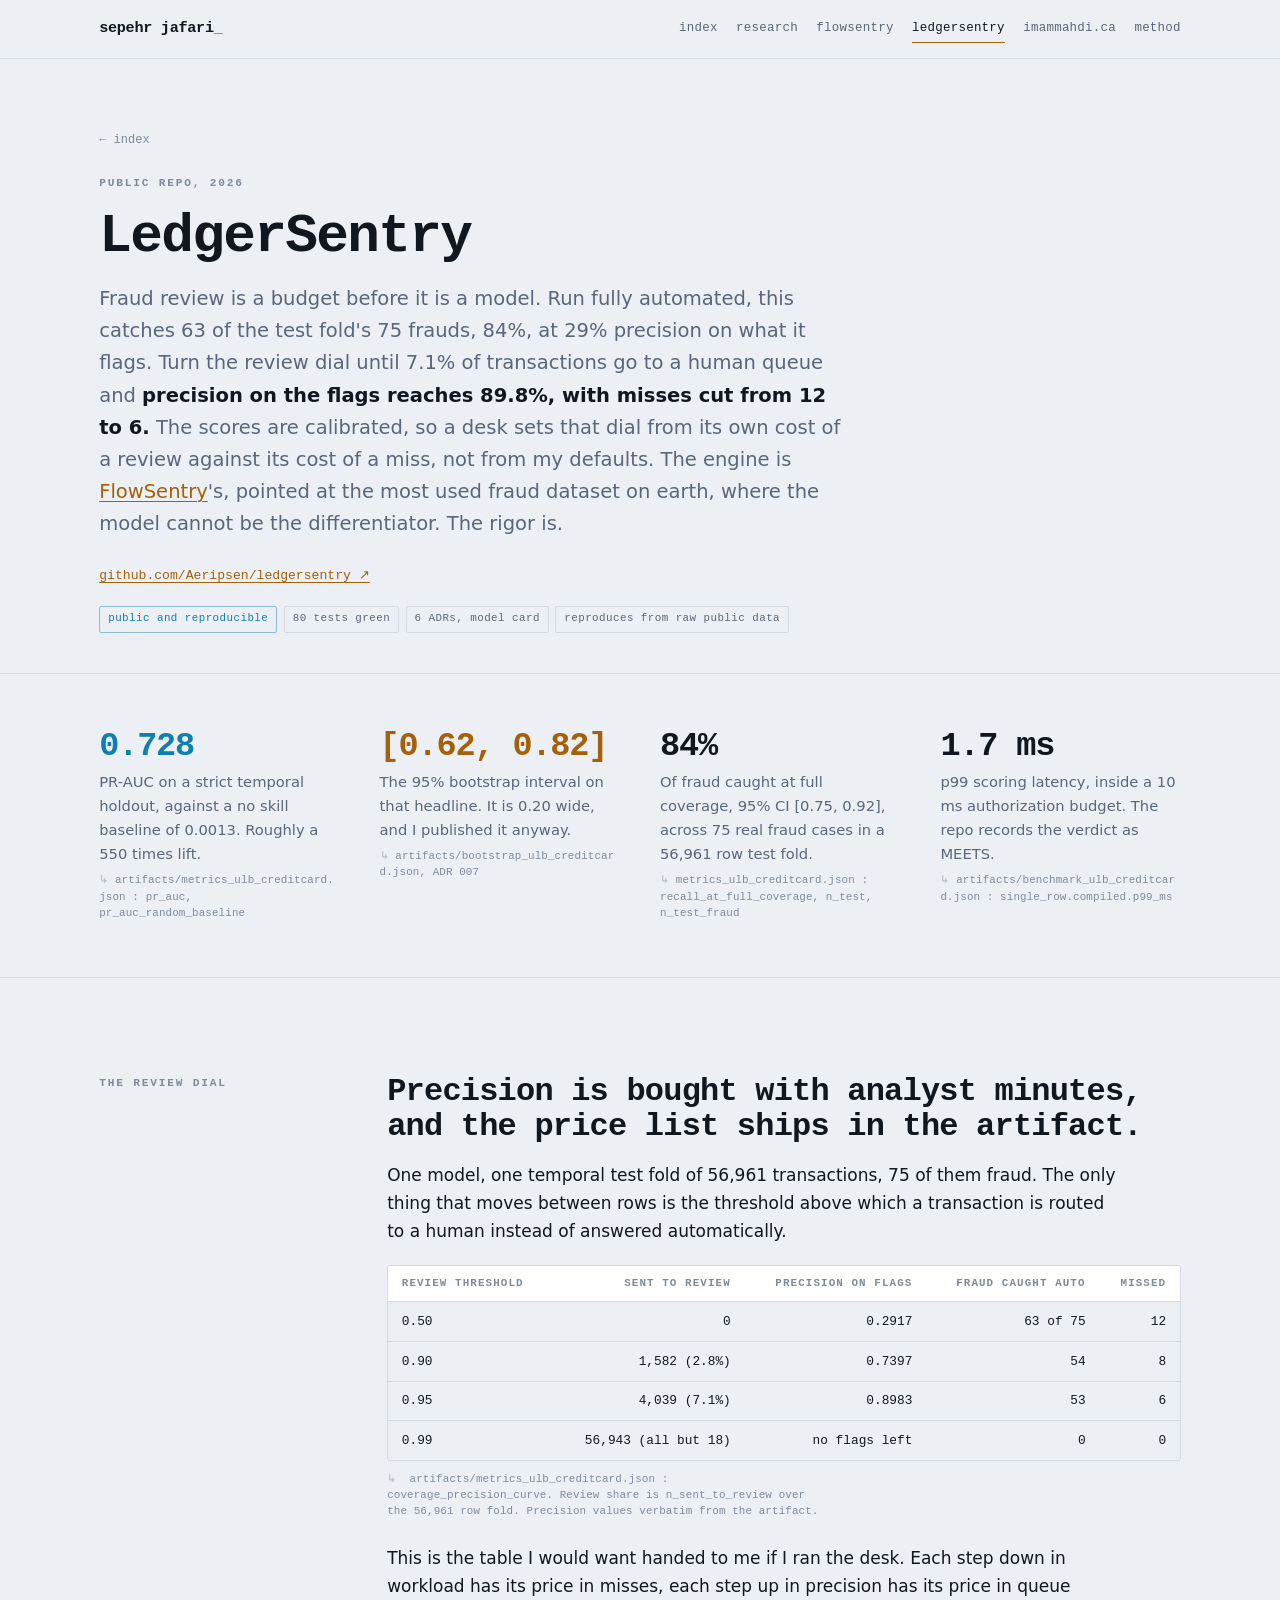
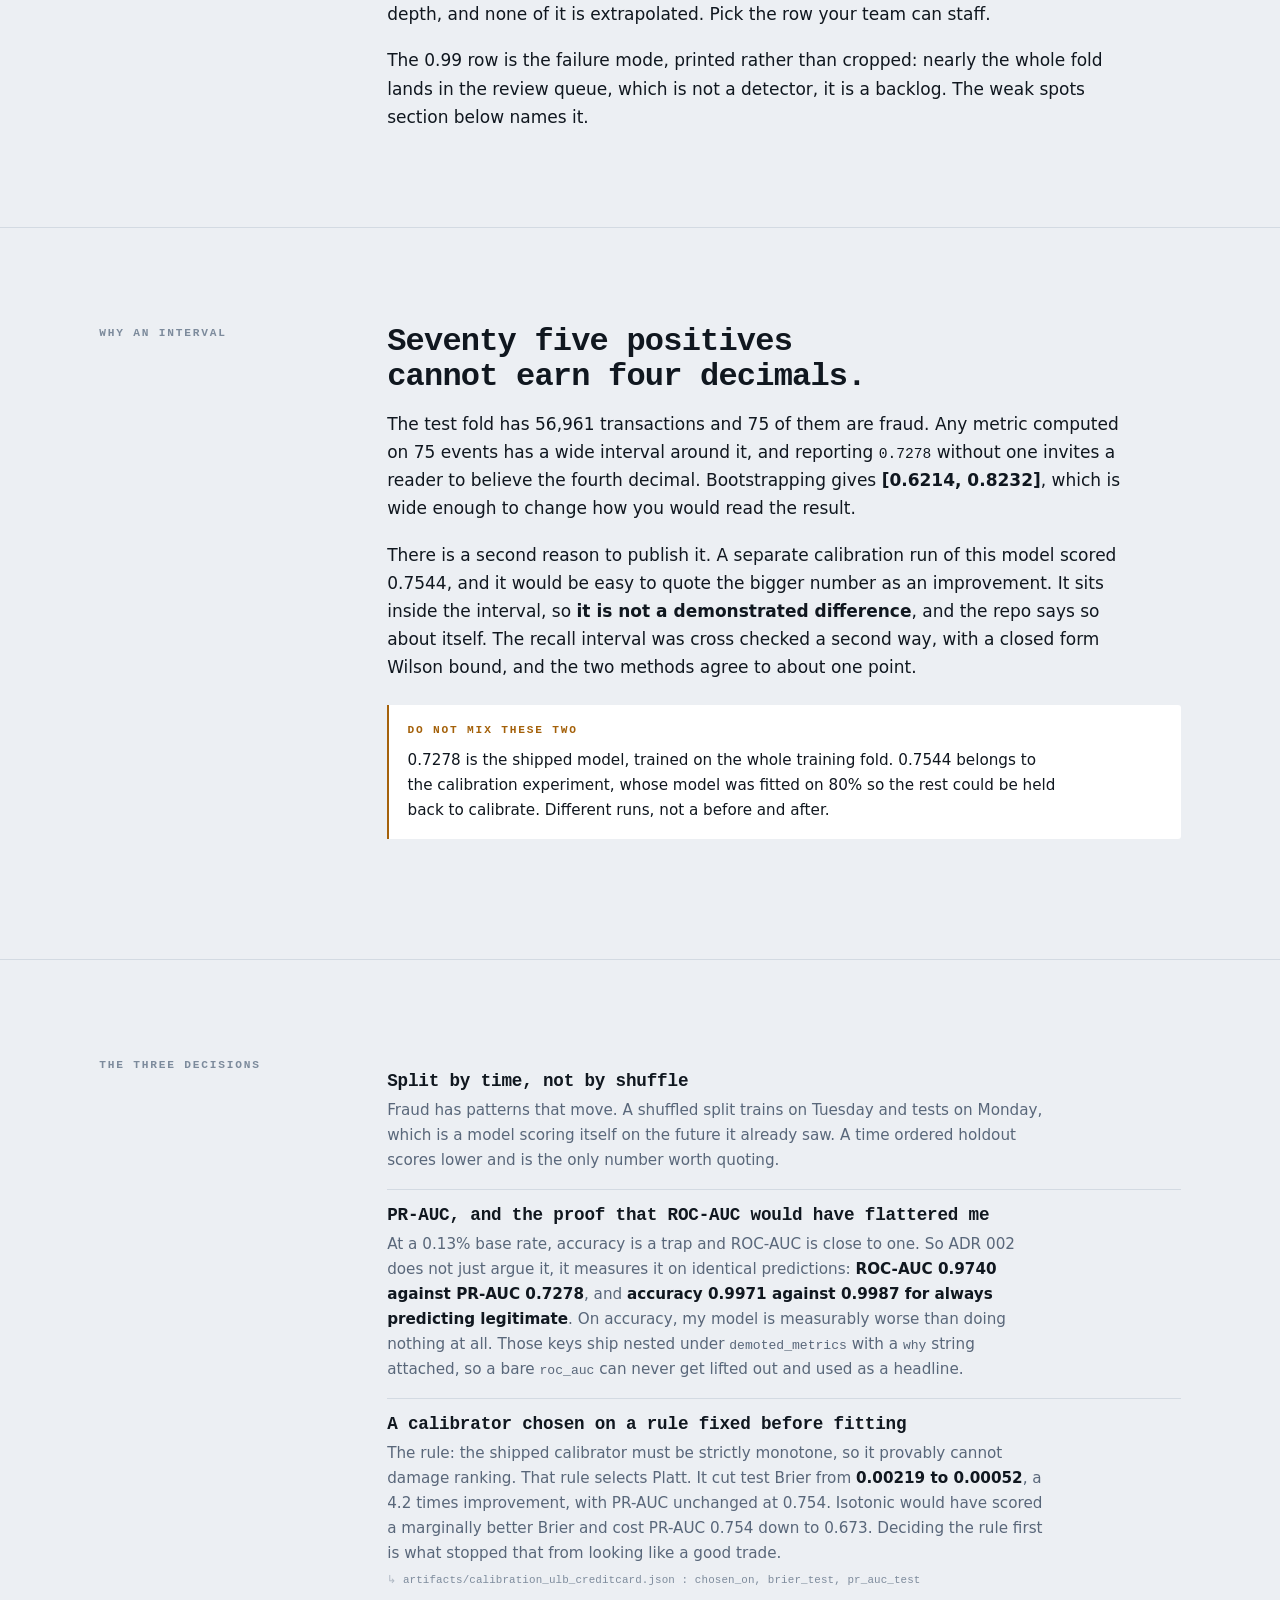
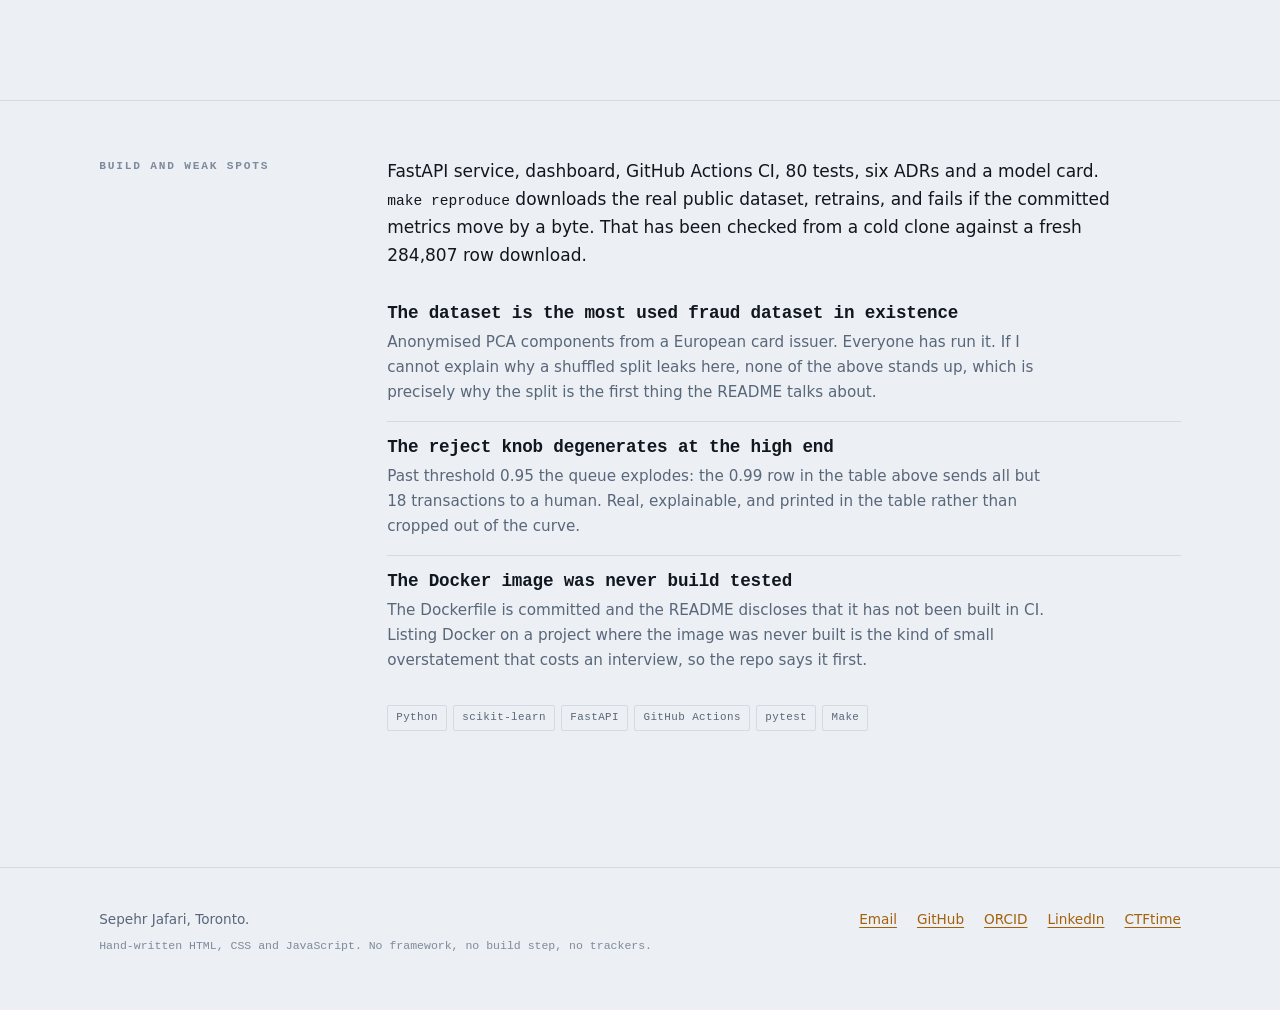
<file: ledgersentry.html>
<!DOCTYPE html>
<html lang="en">
<head>
<meta charset="utf-8">
<meta name="viewport" content="width=device-width, initial-scale=1">
<title>LedgerSentry, card fraud detection with the interval printed</title>
<meta name="description" content="Card fraud on the ULB dataset with the review queue priced in: 84% of fraud caught fully automated, 89.8% precision once 7.1% goes to human review, a printed confidence interval, and a temporal split.">
<link rel="icon" href="data:image/svg+xml,%3Csvg xmlns='http://www.w3.org/2000/svg' viewBox='0 0 16 16'%3E%3Crect width='16' height='16' fill='%23080d14'/%3E%3Crect x='2' y='3' width='4' height='4' fill='%2363d3ff'/%3E%3Crect x='7' y='3' width='4' height='4' fill='%2363d3ff'/%3E%3Crect x='12' y='3' width='2' height='4' fill='%23ff6b81'/%3E%3Crect x='2' y='9' width='4' height='4' fill='%2363d3ff'/%3E%3Crect x='7' y='9' width='7' height='4' fill='%23f0a848'/%3E%3C/svg%3E">
<link rel="stylesheet" href="assets/site.css">
</head>
<body>
<main id="main">

<section class="proj-head">
  <div class="wrap">
    <a class="backlink" href="index.html">&#8592; index</a>
    <span class="eyebrow">Public repo, 2026</span>
    <h1>LedgerSentry</h1>
    <p class="lede">
      Fraud review is a budget before it is a model. Run fully automated, this catches 63 of the
      test fold's 75 frauds, 84%, at 29% precision on what it flags. Turn the review dial until
      7.1% of transactions go to a human queue and <strong>precision on the flags reaches 89.8%,
      with misses cut from 12 to 6.</strong> The scores are calibrated, so a desk sets that dial
      from its own cost of a review against its cost of a miss, not from my defaults. The engine is
      <a href="flowsentry.html">FlowSentry</a>'s, pointed at the most used fraud dataset on earth,
      where the model cannot be the differentiator. The rigor is.
    </p>
    <div class="proj-links">
      <a href="https://github.com/Aeripsen/ledgersentry" rel="noopener">github.com/Aeripsen/ledgersentry &#8599;</a>
    </div>
    <div class="tags">
      <span class="tag tag-live">public and reproducible</span>
      <span class="tag">80 tests green</span>
      <span class="tag">6 ADRs, model card</span>
      <span class="tag">reproduces from raw public data</span>
    </div>
  </div>
</section>

<section class="tight">
  <div class="wrap">
    <div class="ledger">
      <div>
        <span class="num v-signal">0.728</span>
        <span class="lbl">PR-AUC on a strict temporal holdout, against a no skill baseline of
        0.0013. Roughly a 550 times lift.</span>
        <span class="cite">artifacts/metrics_ulb_creditcard.json : pr_auc, pr_auc_random_baseline</span>
      </div>
      <div>
        <span class="num v-accent">[0.62, 0.82]</span>
        <span class="lbl">The 95% bootstrap interval on that headline. It is 0.20 wide, and I
        published it anyway.</span>
        <span class="cite">artifacts/bootstrap_ulb_creditcard.json, ADR 007</span>
      </div>
      <div>
        <span class="num">84%</span>
        <span class="lbl">Of fraud caught at full coverage, 95% CI [0.75, 0.92], across 75 real
        fraud cases in a 56,961 row test fold.</span>
        <span class="cite">metrics_ulb_creditcard.json : recall_at_full_coverage, n_test, n_test_fraud</span>
      </div>
      <div>
        <span class="num">1.7 ms</span>
        <span class="lbl">p99 scoring latency, inside a 10 ms authorization budget. The repo records
        the verdict as MEETS.</span>
        <span class="cite">artifacts/benchmark_ulb_creditcard.json : single_row.compiled.p99_ms</span>
      </div>
    </div>
  </div>
</section>

<section>
  <div class="wrap cols">
    <div class="col-head"><span class="eyebrow">The review dial</span></div>
    <div>
      <h2 style="margin-bottom:1rem">Precision is bought with analyst minutes, and the price list
      ships in the artifact.</h2>
      <p>
        One model, one temporal test fold of 56,961 transactions, 75 of them fraud. The only thing
        that moves between rows is the threshold above which a transaction is routed to a human
        instead of answered automatically.
      </p>
      <div class="table-scroll">
        <table>
          <thead>
            <tr>
              <th scope="col">Review threshold</th><th scope="col">Sent to review</th>
              <th scope="col">Precision on flags</th><th scope="col">Fraud caught auto</th>
              <th scope="col">Missed</th>
            </tr>
          </thead>
          <tbody>
            <tr><td>0.50</td><td>0</td><td>0.2917</td><td>63 of 75</td><td>12</td></tr>
            <tr><td>0.90</td><td>1,582 (2.8%)</td><td>0.7397</td><td>54</td><td>8</td></tr>
            <tr><td>0.95</td><td>4,039 (7.1%)</td><td>0.8983</td><td>53</td><td>6</td></tr>
            <tr><td>0.99</td><td>56,943 (all but 18)</td><td>no flags left</td><td>0</td><td>0</td></tr>
          </tbody>
        </table>
      </div>
      <p class="cite table-note">
        artifacts/metrics_ulb_creditcard.json : coverage_precision_curve. Review share is
        n_sent_to_review over the 56,961 row fold. Precision values verbatim from the artifact.
      </p>
      <p>
        This is the table I would want handed to me if I ran the desk. Each step down in workload
        has its price in misses, each step up in precision has its price in queue depth, and none
        of it is extrapolated. Pick the row your team can staff.
      </p>
      <p>
        The 0.99 row is the failure mode, printed rather than cropped: nearly the whole fold lands
        in the review queue, which is not a detector, it is a backlog. The weak spots section below
        names it.
      </p>
    </div>
  </div>
</section>

<section>
  <div class="wrap cols">
    <div class="col-head"><span class="eyebrow">Why an interval</span></div>
    <div>
      <h2 style="margin-bottom:1rem">Seventy five positives cannot earn four decimals.</h2>
      <p>
        The test fold has 56,961 transactions and 75 of them are fraud. Any metric computed on 75
        events has a wide interval around it, and reporting <code>0.7278</code> without one invites a
        reader to believe the fourth decimal. Bootstrapping gives
        <strong>[0.6214, 0.8232]</strong>, which is wide enough to change how you would read the
        result.
      </p>
      <p>
        There is a second reason to publish it. A separate calibration run of this model scored
        0.7544, and it would be easy to quote the bigger number as an improvement. It sits inside the
        interval, so <strong>it is not a demonstrated difference</strong>, and the repo says so about
        itself. The recall interval was cross checked a second way, with a closed form Wilson bound,
        and the two methods agree to about one point.
      </p>
      <div class="note">
        <span class="eyebrow">Do not mix these two</span>
        <p>
          0.7278 is the shipped model, trained on the whole training fold. 0.7544 belongs to the
          calibration experiment, whose model was fitted on 80% so the rest could be held back to
          calibrate. Different runs, not a before and after.
        </p>
      </div>
    </div>
  </div>
</section>

<section>
  <div class="wrap cols">
    <div class="col-head"><span class="eyebrow">The three decisions</span></div>
    <div>
      <ul class="speclist">
        <li>
          <h3>Split by time, not by shuffle</h3>
          <p>Fraud has patterns that move. A shuffled split trains on Tuesday and tests on Monday,
          which is a model scoring itself on the future it already saw. A time ordered holdout scores
          lower and is the only number worth quoting.</p>
        </li>
        <li>
          <h3>PR-AUC, and the proof that ROC-AUC would have flattered me</h3>
          <p>At a 0.13% base rate, accuracy is a trap and ROC-AUC is close to one. So ADR 002 does
          not just argue it, it measures it on identical predictions:
          <strong>ROC-AUC 0.9740 against PR-AUC 0.7278</strong>, and <strong>accuracy 0.9971 against
          0.9987 for always predicting legitimate</strong>. On accuracy, my model is measurably worse
          than doing nothing at all. Those keys ship nested under <code>demoted_metrics</code> with a
          <code>why</code> string attached, so a bare <code>roc_auc</code> can never get lifted out
          and used as a headline.</p>
        </li>
        <li>
          <h3>A calibrator chosen on a rule fixed before fitting</h3>
          <p>The rule: the shipped calibrator must be strictly monotone, so it provably cannot damage
          ranking. That rule selects Platt. It cut test Brier from <strong>0.00219 to 0.00052</strong>,
          a 4.2 times improvement, with PR-AUC unchanged at 0.754. Isotonic would have scored a
          marginally better Brier and cost PR-AUC 0.754 down to 0.673. Deciding the rule first is
          what stopped that from looking like a good trade.</p>
          <span class="cite">artifacts/calibration_ulb_creditcard.json : chosen_on, brier_test, pr_auc_test</span>
        </li>
      </ul>
    </div>
  </div>
</section>

<section class="tight">
  <div class="wrap cols">
    <div class="col-head"><span class="eyebrow">Build and weak spots</span></div>
    <div>
      <p>
        FastAPI service, dashboard, GitHub Actions CI, 80 tests, six ADRs and a model card.
        <code>make reproduce</code> downloads the real public dataset, retrains, and fails if the
        committed metrics move by a byte. That has been checked from a cold clone against a fresh
        284,807 row download.
      </p>
      <ul class="speclist">
        <li>
          <h3>The dataset is the most used fraud dataset in existence</h3>
          <p>Anonymised PCA components from a European card issuer. Everyone has run it. If I cannot
          explain why a shuffled split leaks here, none of the above stands up, which is precisely
          why the split is the first thing the README talks about.</p>
        </li>
        <li>
          <h3>The reject knob degenerates at the high end</h3>
          <p>Past threshold 0.95 the queue explodes: the 0.99 row in the table above sends all but
          18 transactions to a human. Real, explainable, and printed in the table rather than
          cropped out of the curve.</p>
        </li>
        <li>
          <h3>The Docker image was never build tested</h3>
          <p>The Dockerfile is committed and the README discloses that it has not been built in CI.
          Listing Docker on a project where the image was never built is the kind of small
          overstatement that costs an interview, so the repo says it first.</p>
        </li>
      </ul>
      <div class="stack">
        <span class="tag">Python</span><span class="tag">scikit-learn</span>
        <span class="tag">FastAPI</span><span class="tag">GitHub Actions</span>
        <span class="tag">pytest</span><span class="tag">Make</span>
      </div>
    </div>
  </div>
</section>

</main>
<script src="assets/site.js"></script>
</body>
</html>
</file>
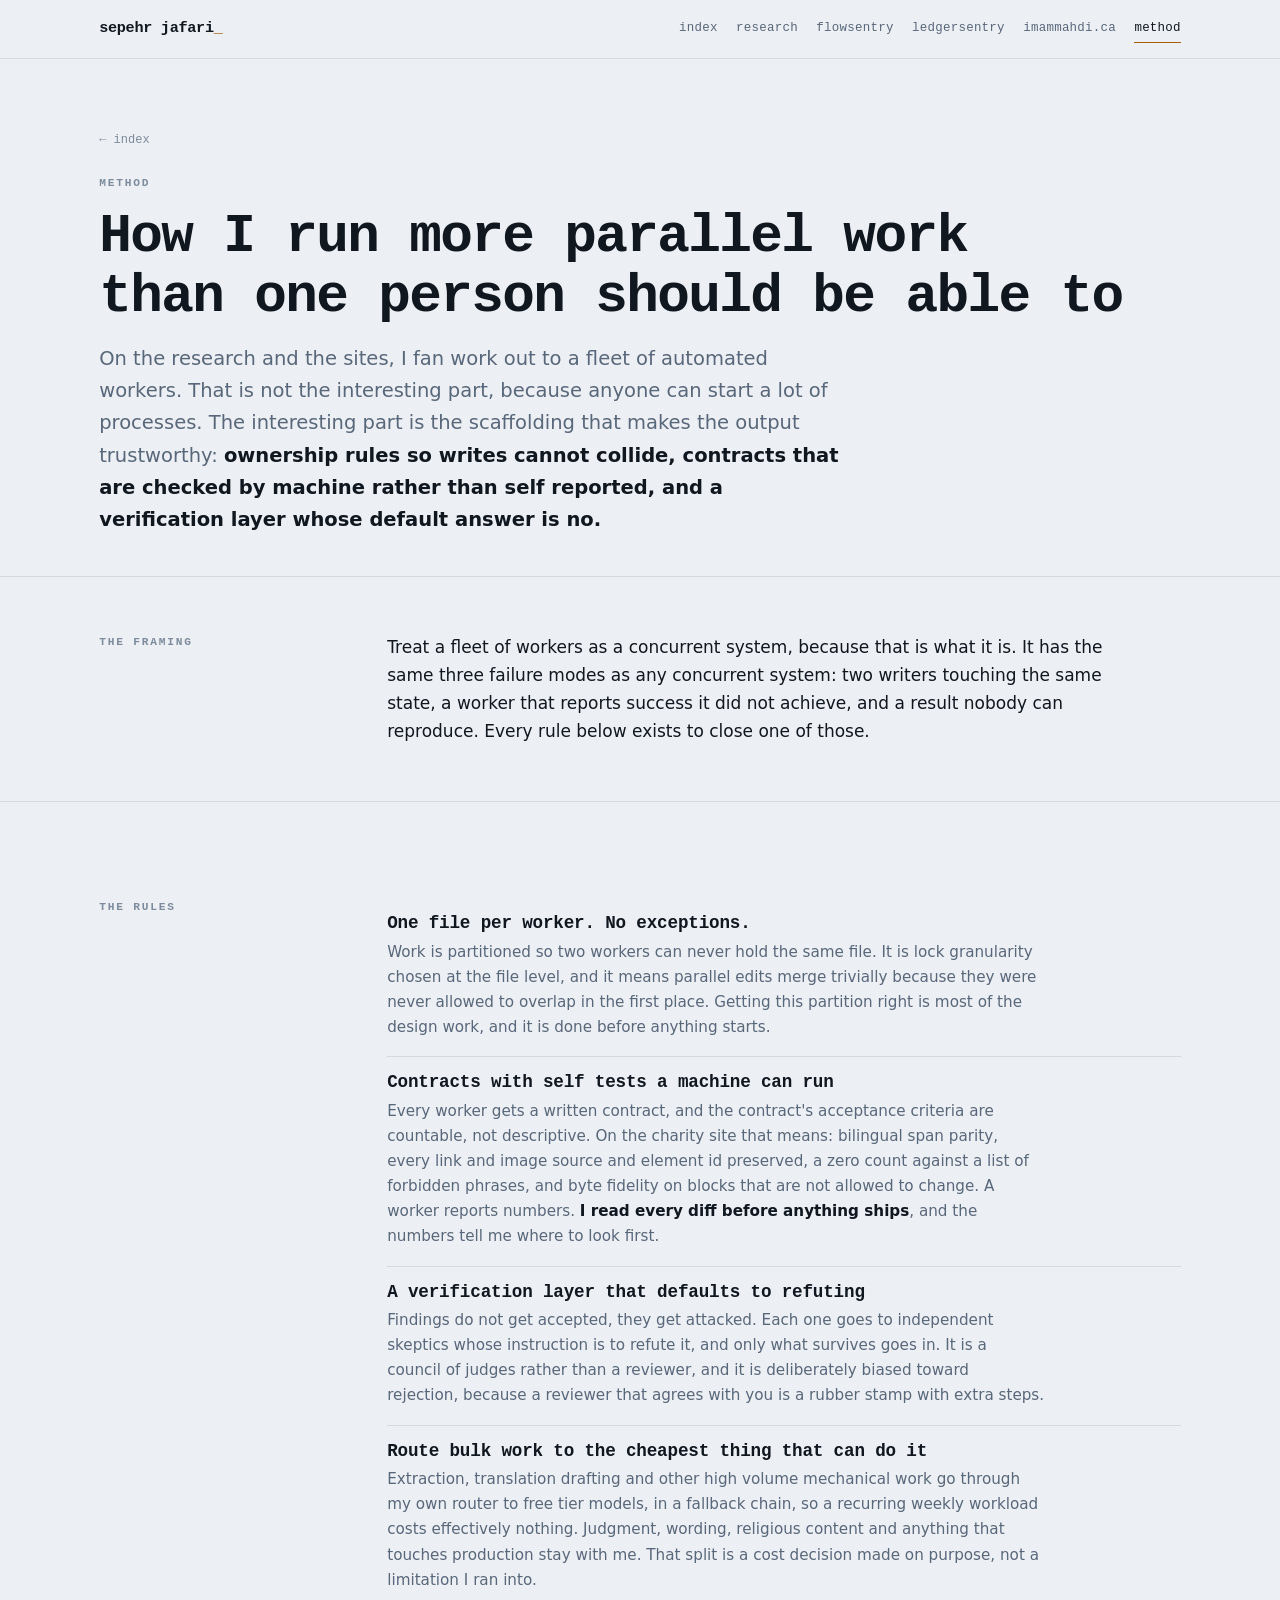
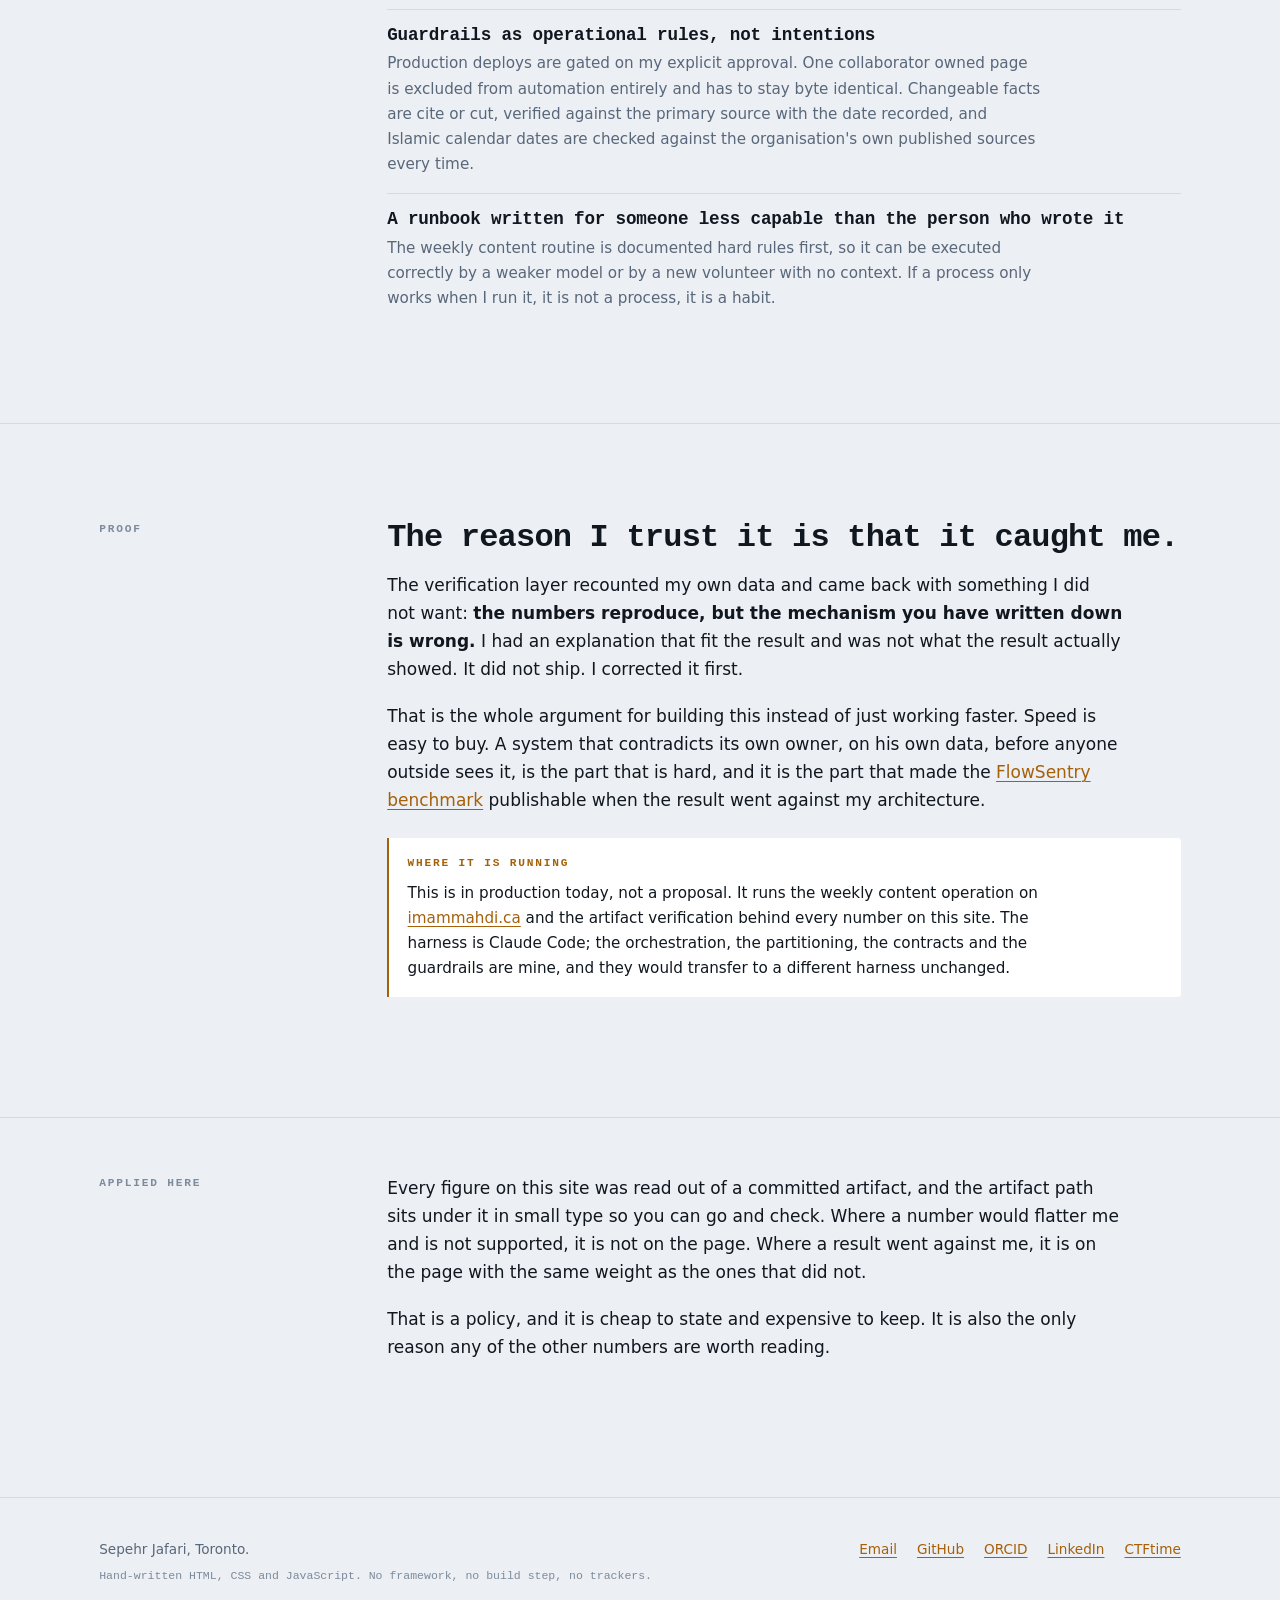
<file: method.html>
<!DOCTYPE html>
<html lang="en">
<head>
<meta charset="utf-8">
<meta name="viewport" content="width=device-width, initial-scale=1">
<title>Method: how I run parallel work without lying to myself</title>
<meta name="description" content="One file per worker so edits cannot collide, contracts that are machine checkable instead of self reported, a verification layer whose default is to refute, and deliberate routing of bulk work to cheap models.">
<link rel="icon" href="data:image/svg+xml,%3Csvg xmlns='http://www.w3.org/2000/svg' viewBox='0 0 16 16'%3E%3Crect width='16' height='16' fill='%23080d14'/%3E%3Crect x='2' y='3' width='4' height='4' fill='%2363d3ff'/%3E%3Crect x='7' y='3' width='4' height='4' fill='%2363d3ff'/%3E%3Crect x='12' y='3' width='2' height='4' fill='%23ff6b81'/%3E%3Crect x='2' y='9' width='4' height='4' fill='%2363d3ff'/%3E%3Crect x='7' y='9' width='7' height='4' fill='%23f0a848'/%3E%3C/svg%3E">
<link rel="stylesheet" href="assets/site.css">
</head>
<body>
<main id="main">

<section class="proj-head">
  <div class="wrap">
    <a class="backlink" href="index.html">&#8592; index</a>
    <span class="eyebrow">Method</span>
    <h1>How I run more parallel work than one person should be able to</h1>
    <p class="lede">
      On the research and the sites, I fan work out to a fleet of automated workers. That is
      not the interesting part, because anyone can start a lot of processes. The interesting part is
      the scaffolding that makes the output trustworthy: <strong>ownership rules so writes cannot
      collide, contracts that are checked by machine rather than self reported, and a verification
      layer whose default answer is no.</strong>
    </p>
  </div>
</section>

<section class="tight">
  <div class="wrap cols">
    <div class="col-head"><span class="eyebrow">The framing</span></div>
    <div>
      <p>
        Treat a fleet of workers as a concurrent system, because that is what it is. It has the same
        three failure modes as any concurrent system: two writers touching the same state, a worker
        that reports success it did not achieve, and a result nobody can reproduce. Every rule below
        exists to close one of those.
      </p>
    </div>
  </div>
</section>

<section>
  <div class="wrap cols">
    <div class="col-head"><span class="eyebrow">The rules</span></div>
    <div>
      <ul class="speclist">
        <li>
          <h3>One file per worker. No exceptions.</h3>
          <p>Work is partitioned so two workers can never hold the same file. It is lock granularity
          chosen at the file level, and it means parallel edits merge trivially because they were
          never allowed to overlap in the first place. Getting this partition right is most of the
          design work, and it is done before anything starts.</p>
        </li>
        <li>
          <h3>Contracts with self tests a machine can run</h3>
          <p>Every worker gets a written contract, and the contract's acceptance criteria are
          countable, not descriptive. On the charity site that means: bilingual span parity, every
          link and image source and element id preserved, a zero count against a list of forbidden
          phrases, and byte fidelity on blocks that are not allowed to change. A worker reports
          numbers. <strong>I read every diff before anything ships</strong>, and the numbers tell me
          where to look first.</p>
        </li>
        <li>
          <h3>A verification layer that defaults to refuting</h3>
          <p>Findings do not get accepted, they get attacked. Each one goes to independent skeptics
          whose instruction is to refute it, and only what survives goes in. It is a council of
          judges rather than a reviewer, and it is deliberately biased toward rejection, because a
          reviewer that agrees with you is a rubber stamp with extra steps.</p>
        </li>
        <li>
          <h3>Route bulk work to the cheapest thing that can do it</h3>
          <p>Extraction, translation drafting and other high volume mechanical work go through my
          own router to free tier models, in a fallback chain, so a recurring weekly workload costs
          effectively nothing. Judgment, wording, religious content and anything that touches
          production stay with me. That split is a cost decision made on purpose, not a limitation
          I ran into.</p>
        </li>
        <li>
          <h3>Guardrails as operational rules, not intentions</h3>
          <p>Production deploys are gated on my explicit approval. One collaborator owned page is
          excluded from automation entirely and has to stay byte identical. Changeable facts are cite
          or cut, verified against the primary source with the date recorded, and Islamic calendar
          dates are checked against the organisation's own published sources every time.</p>
        </li>
        <li>
          <h3>A runbook written for someone less capable than the person who wrote it</h3>
          <p>The weekly content routine is documented hard rules first, so it can be executed
          correctly by a weaker model or by a new volunteer with no context. If a process only works
          when I run it, it is not a process, it is a habit.</p>
        </li>
      </ul>
    </div>
  </div>
</section>

<section>
  <div class="wrap cols">
    <div class="col-head"><span class="eyebrow">Proof</span></div>
    <div>
      <h2 style="margin-bottom:1rem">The reason I trust it is that it caught me.</h2>
      <p>
        The verification layer recounted my own data and came back with something I did not want:
        <strong>the numbers reproduce, but the mechanism you have written down is wrong.</strong> I
        had an explanation that fit the result and was not what the result actually showed. It did
        not ship. I corrected it first.
      </p>
      <p>
        That is the whole argument for building this instead of just working faster. Speed is easy to
        buy. A system that contradicts its own owner, on his own data, before anyone outside sees it,
        is the part that is hard, and it is the part that made the
        <a href="flowsentry.html">FlowSentry benchmark</a> publishable when the result went against
        my architecture.
      </p>
      <div class="note">
        <span class="eyebrow">Where it is running</span>
        <p>
          This is in production today, not a proposal. It runs the weekly content operation on
          <a href="imic.html">imammahdi.ca</a> and the artifact verification behind every number
          on this site. The harness is Claude Code; the orchestration, the partitioning, the
          contracts and the guardrails are mine, and they would transfer to a different harness
          unchanged.
        </p>
      </div>
    </div>
  </div>
</section>

<section class="tight">
  <div class="wrap cols">
    <div class="col-head"><span class="eyebrow">Applied here</span></div>
    <div>
      <p>
        Every figure on this site was read out of a committed artifact, and the artifact path sits
        under it in small type so you can go and check. Where a number would flatter me and is not
        supported, it is not on the page. Where a result went against me, it is on the page with the
        same weight as the ones that did not.
      </p>
      <p>
        That is a policy, and it is cheap to state and expensive to keep. It is also the only reason
        any of the other numbers are worth reading.
      </p>
    </div>
  </div>
</section>

</main>
<script src="assets/site.js"></script>
</body>
</html>
</file>
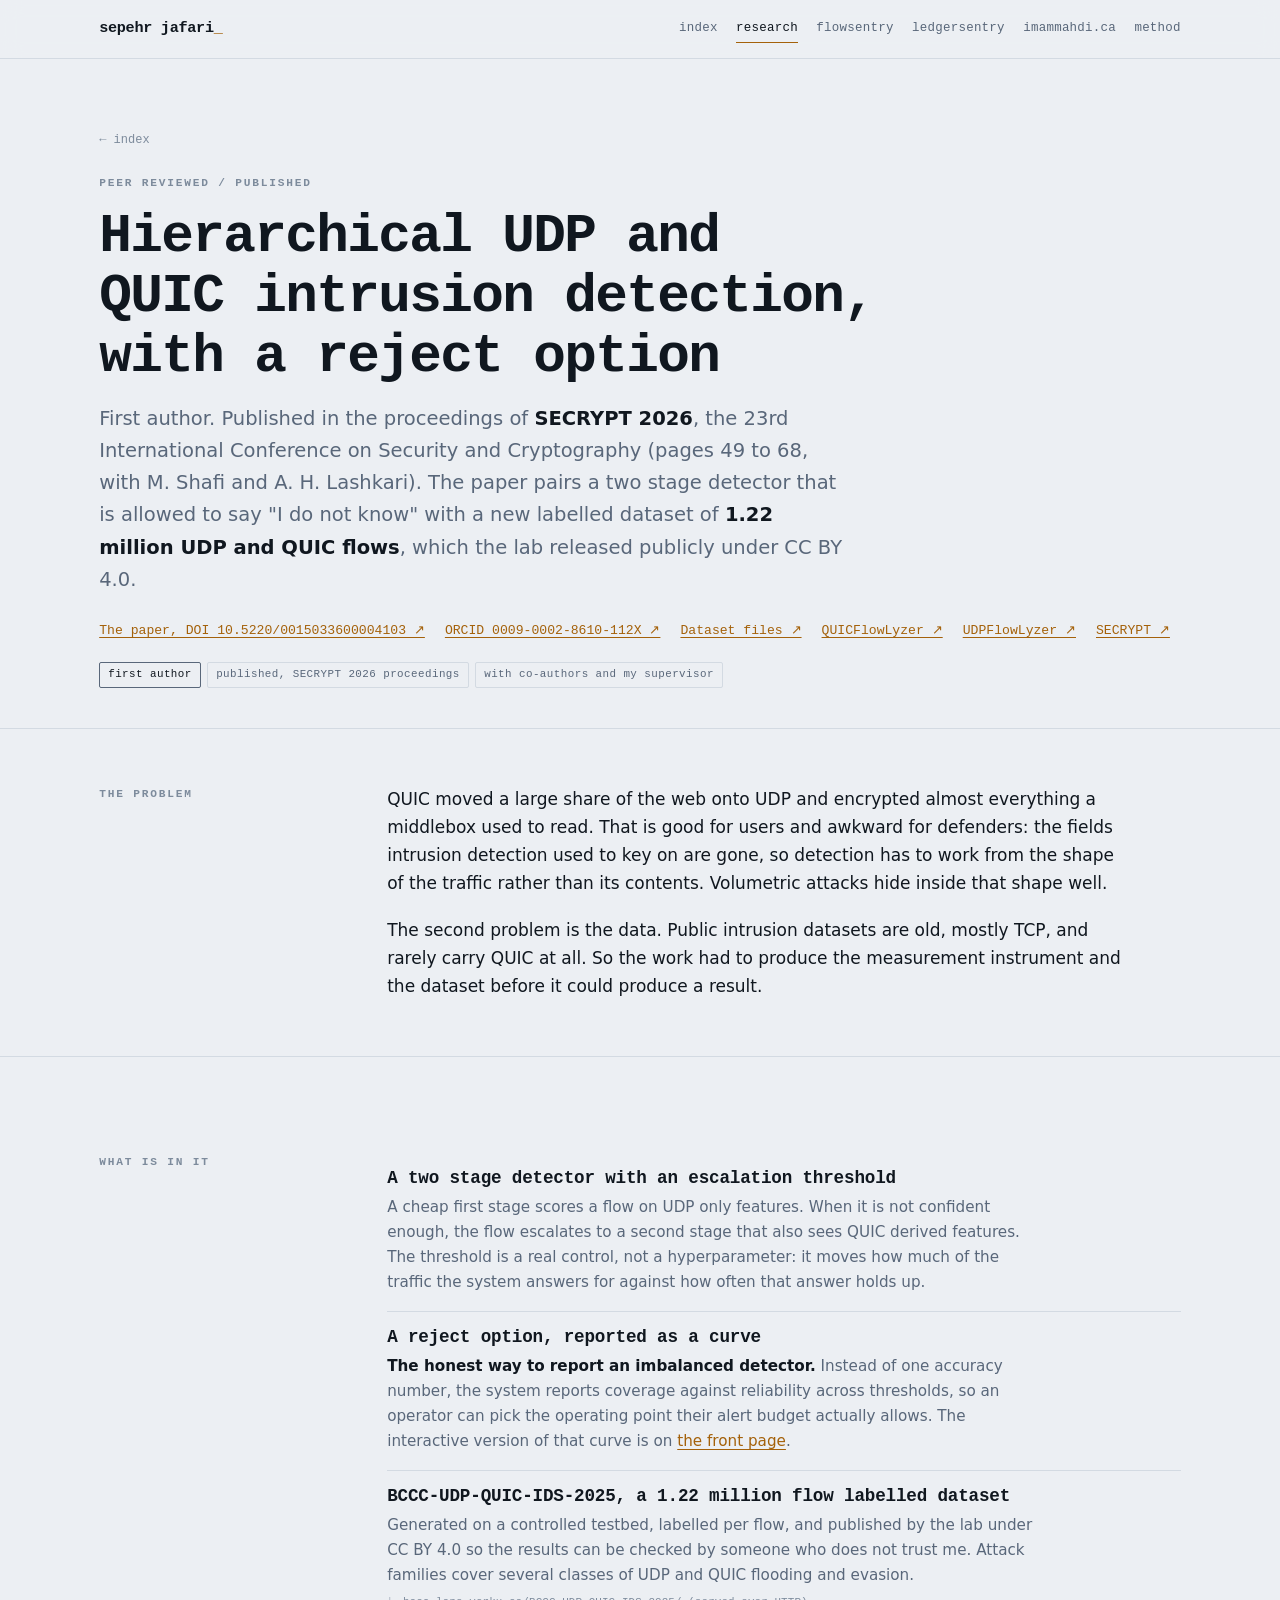
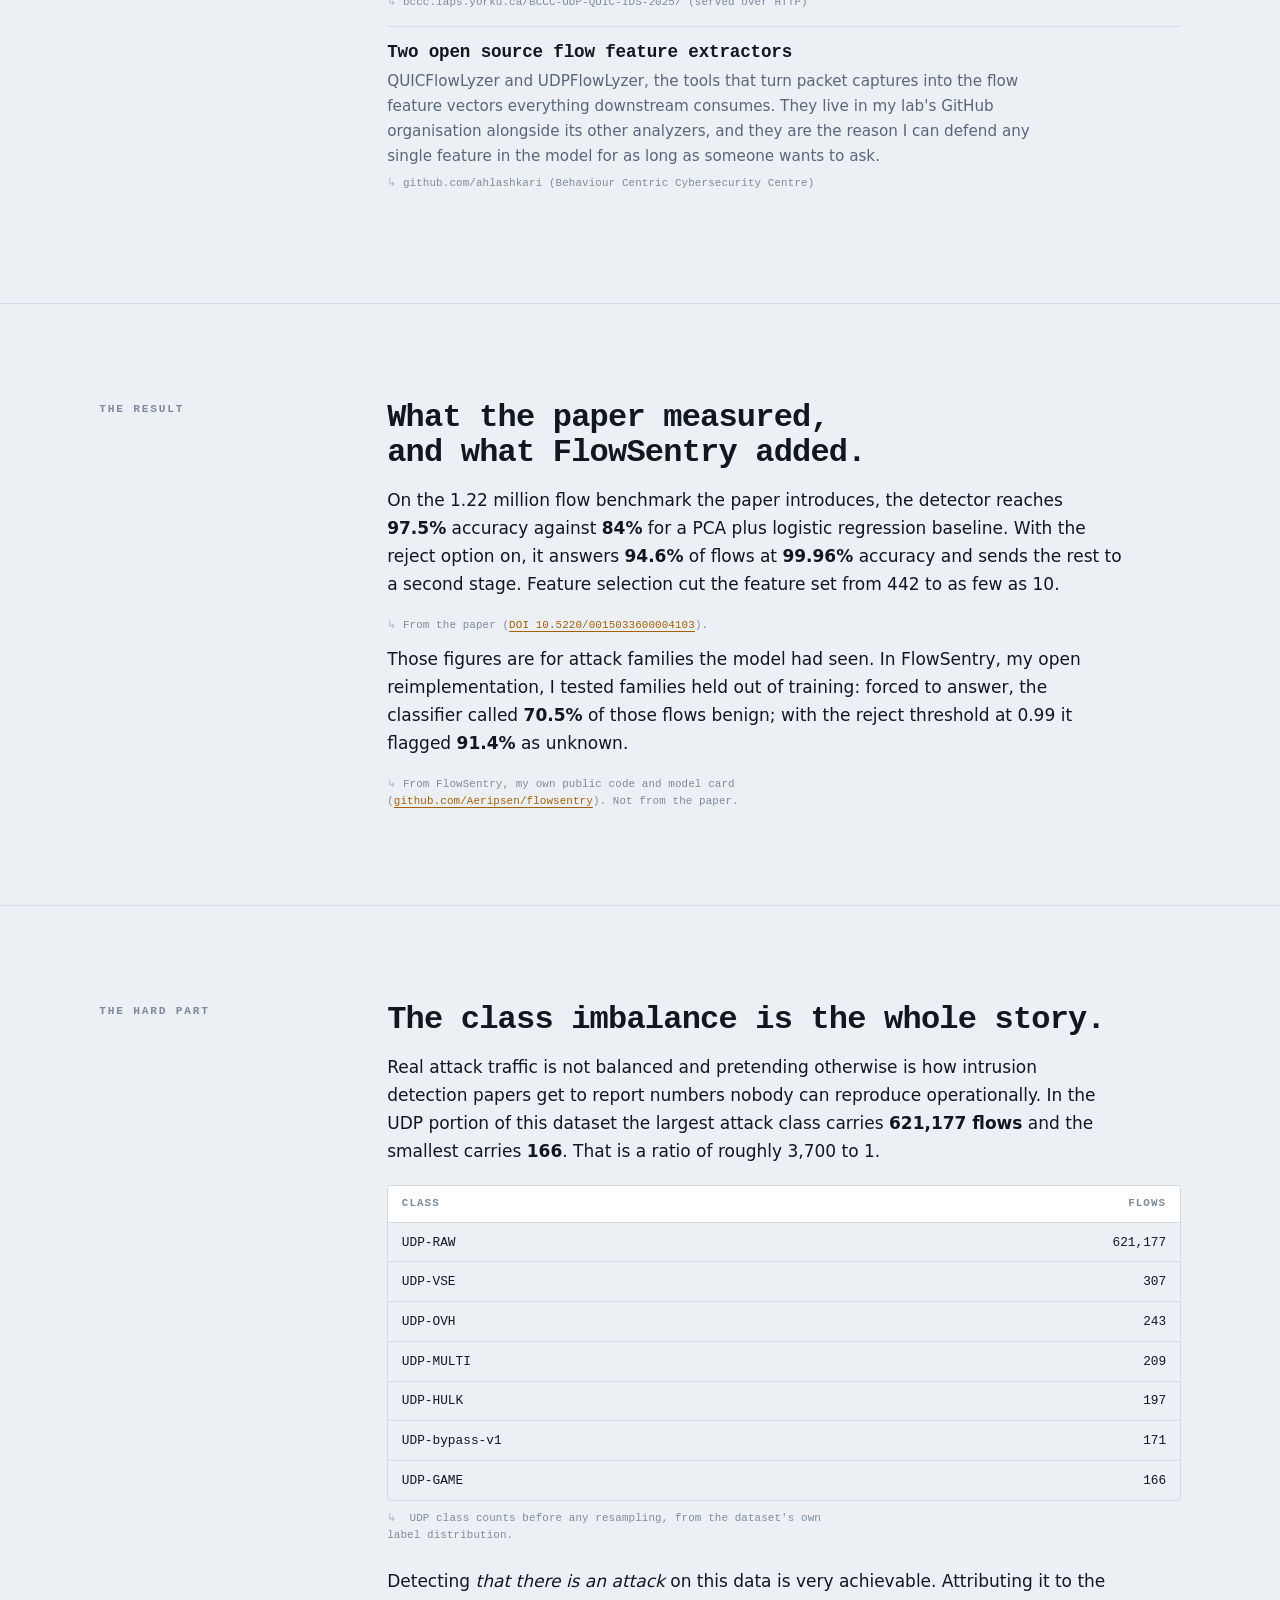
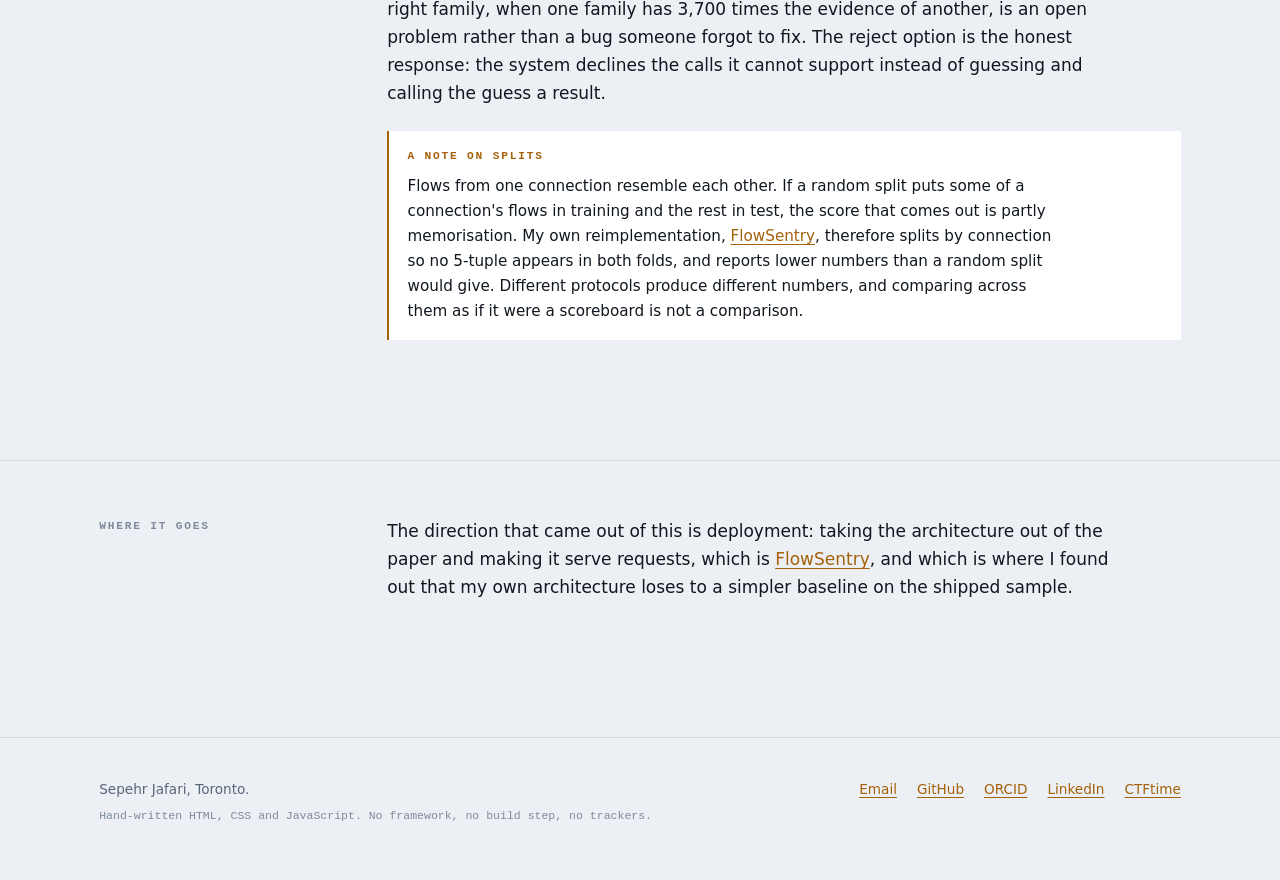
<file: research.html>
<!DOCTYPE html>
<html lang="en">
<head>
<meta charset="utf-8">
<meta name="viewport" content="width=device-width, initial-scale=1">
<title>Research: UDP and QUIC intrusion detection, SECRYPT 2026</title>
<meta name="description" content="First author, SECRYPT 2026 proceedings (pages 49 to 68, DOI 10.5220/0015033600004103): a two stage UDP and QUIC intrusion detector with a reject option, plus the 1.22 million flow public dataset and the flow extractors behind it.">
<link rel="icon" href="data:image/svg+xml,%3Csvg xmlns='http://www.w3.org/2000/svg' viewBox='0 0 16 16'%3E%3Crect width='16' height='16' fill='%23080d14'/%3E%3Crect x='2' y='3' width='4' height='4' fill='%2363d3ff'/%3E%3Crect x='7' y='3' width='4' height='4' fill='%2363d3ff'/%3E%3Crect x='12' y='3' width='2' height='4' fill='%23ff6b81'/%3E%3Crect x='2' y='9' width='4' height='4' fill='%2363d3ff'/%3E%3Crect x='7' y='9' width='7' height='4' fill='%23f0a848'/%3E%3C/svg%3E">
<link rel="stylesheet" href="assets/site.css">
</head>
<body>
<main id="main">

<section class="proj-head">
  <div class="wrap">
    <a class="backlink" href="index.html">&#8592; index</a>
    <span class="eyebrow">Peer reviewed / published</span>
    <h1>Hierarchical UDP and QUIC intrusion detection, with a reject option</h1>
    <p class="lede">
      First author. Published in the proceedings of <strong>SECRYPT 2026</strong>, the 23rd International
      Conference on Security and Cryptography (pages 49 to 68, with M. Shafi and A. H. Lashkari). The paper pairs a two stage detector that is allowed to say
      "I do not know" with a new labelled dataset of <strong>1.22 million UDP and QUIC flows</strong>,
      which the lab released publicly under CC BY 4.0.
    </p>
    <div class="proj-links">
      <a href="https://doi.org/10.5220/0015033600004103" rel="noopener">The paper, DOI 10.5220/0015033600004103 &#8599;</a>
      <a href="https://orcid.org/0009-0002-8610-112X" rel="me noopener">ORCID 0009-0002-8610-112X &#8599;</a>
      <a href="http://bccc.laps.yorku.ca/BCCC-UDP-QUIC-IDS-2025/" rel="noopener">Dataset files &#8599;</a>
      <a href="https://github.com/ahlashkari/QUICFlowLyzer" rel="noopener">QUICFlowLyzer &#8599;</a>
      <a href="https://github.com/ahlashkari/UDPFlowLyzer" rel="noopener">UDPFlowLyzer &#8599;</a>
      <a href="https://secrypt.scitevents.org/" rel="noopener">SECRYPT &#8599;</a>
    </div>
    <div class="tags">
      <span class="tag tag-paper">first author</span>
      <span class="tag">published, SECRYPT 2026 proceedings</span>
      <span class="tag">with co-authors and my supervisor</span>
    </div>
  </div>
</section>

<section class="tight">
  <div class="wrap cols">
    <div class="col-head"><span class="eyebrow">The problem</span></div>
    <div>
      <p>
        QUIC moved a large share of the web onto UDP and encrypted almost everything a middlebox
        used to read. That is good for users and awkward for defenders: the fields intrusion
        detection used to key on are gone, so detection has to work from the shape of the traffic
        rather than its contents. Volumetric attacks hide inside that shape well.
      </p>
      <p>
        The second problem is the data. Public intrusion datasets are old, mostly TCP, and rarely
        carry QUIC at all. So the work had to produce the measurement instrument and the dataset
        before it could produce a result.
      </p>
    </div>
  </div>
</section>

<section>
  <div class="wrap cols">
    <div class="col-head"><span class="eyebrow">What is in it</span></div>
    <div>
      <ul class="speclist">
        <li>
          <h3>A two stage detector with an escalation threshold</h3>
          <p>A cheap first stage scores a flow on UDP only features. When it is not confident enough,
          the flow escalates to a second stage that also sees QUIC derived features. The threshold is
          a real control, not a hyperparameter: it moves how much of the traffic the system answers
          for against how often that answer holds up.</p>
        </li>
        <li>
          <h3>A reject option, reported as a curve</h3>
          <p><strong>The honest way to report an imbalanced detector.</strong> Instead of one accuracy
          number, the system reports coverage against reliability across thresholds, so an operator
          can pick the operating point their alert budget actually allows. The interactive version of
          that curve is on <a href="index.html">the front page</a>.</p>
        </li>
        <li>
          <h3>BCCC-UDP-QUIC-IDS-2025, a 1.22 million flow labelled dataset</h3>
          <p>Generated on a controlled testbed, labelled per flow, and published by the lab under
          CC BY 4.0 so the results can be checked by someone who does not trust me. Attack families
          cover several classes of UDP and QUIC flooding and evasion.</p>
          <span class="cite">bccc.laps.yorku.ca/BCCC-UDP-QUIC-IDS-2025/ (served over HTTP)</span>
        </li>
        <li>
          <h3>Two open source flow feature extractors</h3>
          <p>QUICFlowLyzer and UDPFlowLyzer, the tools that turn packet captures into the flow
          feature vectors everything downstream consumes. They live in my lab's GitHub organisation
          alongside its other analyzers, and they are the reason I can defend any single feature in
          the model for as long as someone wants to ask.</p>
          <span class="cite">github.com/ahlashkari (Behaviour Centric Cybersecurity Centre)</span>
        </li>
      </ul>
    </div>
  </div>
</section>

<section>
  <div class="wrap cols">
    <div class="col-head"><span class="eyebrow">The result</span></div>
    <div>
      <h2 style="margin-bottom:1rem">What the paper measured, and what FlowSentry added.</h2>
      <p>
        On the 1.22 million flow benchmark the paper introduces, the detector reaches
        <strong>97.5%</strong> accuracy against <strong>84%</strong> for a PCA plus logistic
        regression baseline. With the reject option on, it answers <strong>94.6%</strong> of flows
        at <strong>99.96%</strong> accuracy and sends the rest to a second stage. Feature selection
        cut the feature set from 442 to as few as 10.
      </p>
      <p class="cite">From the paper (<a href="https://doi.org/10.5220/0015033600004103" rel="noopener">DOI 10.5220/0015033600004103</a>).</p>
      <p>
        Those figures are for attack families the model had seen. In FlowSentry, my open
        reimplementation, I tested families held out of training: forced to answer, the classifier
        called <strong>70.5%</strong> of those flows benign; with the reject threshold at 0.99 it
        flagged <strong>91.4%</strong> as unknown.
      </p>
      <p class="cite">From FlowSentry, my own public code and model card (<a href="https://github.com/Aeripsen/flowsentry" rel="noopener">github.com/Aeripsen/flowsentry</a>). Not from the paper.</p>
    </div>
  </div>
</section>

<section>
  <div class="wrap cols">
    <div class="col-head"><span class="eyebrow">The hard part</span></div>
    <div>
      <h2 style="margin-bottom:1rem">The class imbalance is the whole story.</h2>
      <p>
        Real attack traffic is not balanced and pretending otherwise is how intrusion detection
        papers get to report numbers nobody can reproduce operationally. In the UDP portion of this
        dataset the largest attack class carries <strong>621,177 flows</strong> and the smallest
        carries <strong>166</strong>. That is a ratio of roughly 3,700 to 1.
      </p>
      <div class="table-scroll">
        <table>
          <thead>
            <tr><th scope="col">Class</th><th scope="col">Flows</th></tr>
          </thead>
          <tbody>
            <tr><td>UDP-RAW</td><td>621,177</td></tr>
            <tr><td>UDP-VSE</td><td>307</td></tr>
            <tr><td>UDP-OVH</td><td>243</td></tr>
            <tr><td>UDP-MULTI</td><td>209</td></tr>
            <tr><td>UDP-HULK</td><td>197</td></tr>
            <tr><td>UDP-bypass-v1</td><td>171</td></tr>
            <tr><td>UDP-GAME</td><td>166</td></tr>
          </tbody>
        </table>
      </div>
      <p class="cite table-note">
        UDP class counts before any resampling, from the dataset's own label distribution.
      </p>
      <p>
        Detecting <em>that there is an attack</em> on this data is very achievable. Attributing it to
        the right family, when one family has 3,700 times the evidence of another, is an open
        problem rather than a bug someone forgot to fix. The reject option is the honest response:
        the system declines the calls it cannot support instead of guessing and calling the guess a
        result.
      </p>
      <div class="note">
        <span class="eyebrow">A note on splits</span>
        <p>
          Flows from one connection resemble each other. If a random split puts some of a
          connection's flows in training and the rest in test, the score that comes out is partly
          memorisation. My own reimplementation, <a href="flowsentry.html">FlowSentry</a>, therefore
          splits by connection so no 5-tuple appears in both folds, and reports lower numbers than a
          random split would give. Different protocols produce different numbers, and comparing
          across them as if it were a scoreboard is not a comparison.
        </p>
      </div>
    </div>
  </div>
</section>

<section class="tight">
  <div class="wrap cols">
    <div class="col-head"><span class="eyebrow">Where it goes</span></div>
    <div>
      <p>
        The direction that came out of this is deployment: taking the architecture out of the paper
        and making it serve requests, which is <a href="flowsentry.html">FlowSentry</a>, and which is
        where I found out that my own architecture loses to a simpler baseline on the shipped sample.
      </p>
    </div>
  </div>
</section>

</main>
<script src="assets/site.js"></script>
</body>
</html>
</file>
<file: assets/site.css>
/* Sepehr Jafari, personal site.
   Hand-written CSS, no framework, no build step, no webfonts.
   Palette is semantic on purpose: cyan = the model answered and was right,
   rose = it answered and was wrong, grey = it abstained, amber = the control
   you are holding. Every page reuses that mapping. */

:root {
  color-scheme: dark light;

  --ink:      #080d14;
  --surface:  #0f1620;
  --raised:   #141d2a;
  --line:     #1e2a38;
  --text:     #dfe7f0;
  --muted:    #8b9bb0;
  --faint:    #5d6c80;

  --signal:   #63d3ff;
  --warn:     #ff6b81;
  --accent:   #f0a848;
  --abstain:  #33445a;

  --mono: ui-monospace, "SF Mono", "Cascadia Mono", "Segoe UI Mono", "Roboto Mono", Menlo, Consolas, monospace;
  --sans: "Segoe UI", system-ui, -apple-system, "Helvetica Neue", Arial, sans-serif;

  --wrap: 74rem;
  --gut: clamp(1.25rem, 4vw, 3.5rem);
  --rule: 1px solid var(--line);
}

@media (prefers-color-scheme: light) {
  :root {
    --ink:     #eceff3;
    --surface: #ffffff;
    --raised:  #f6f8fa;
    --line:    #d3dae2;
    --text:    #10171f;
    --muted:   #59677a;
    --faint:   #7d8b9c;
    --signal:  #0f7fb0;
    --warn:    #c02a44;
    --accent:  #a4610a;
    --abstain: #aab6c4;
  }
}

*, *::before, *::after { box-sizing: border-box; }

html { -webkit-text-size-adjust: 100%; scroll-behavior: smooth; }
@media (prefers-reduced-motion: reduce) { html { scroll-behavior: auto; } }

body {
  margin: 0;
  background: var(--ink);
  color: var(--text);
  font-family: var(--sans);
  font-size: 17px;
  line-height: 1.65;
  -webkit-font-smoothing: antialiased;
}

/* ---------- type ---------- */

h1, h2, h3, h4 {
  font-family: var(--mono);
  font-weight: 700;
  letter-spacing: -0.03em;
  line-height: 1.1;
  margin: 0;
  text-wrap: balance;
}

h1 { font-size: clamp(2rem, 5.2vw, 3.4rem); }
h2 { font-size: clamp(1.45rem, 3vw, 2rem); letter-spacing: -0.025em; }
h3 { font-size: 1.1rem; letter-spacing: -0.01em; }

p { margin: 0 0 1.1em; max-width: 68ch; }
p:last-child { margin-bottom: 0; }

a { color: var(--accent); text-decoration-thickness: 1px; text-underline-offset: 3px; }
a:hover { color: var(--text); }
a:focus-visible, button:focus-visible, input:focus-visible, summary:focus-visible {
  outline: 2px solid var(--accent);
  outline-offset: 3px;
  border-radius: 2px;
}

code, .mono { font-family: var(--mono); font-size: 0.86em; }

strong { font-weight: 650; color: var(--text); }

/* the eyebrow is always a real coordinate: a section id, a date, a status */
.eyebrow {
  font-family: var(--mono);
  font-size: 0.7rem;
  font-weight: 600;
  letter-spacing: 0.16em;
  text-transform: uppercase;
  color: var(--faint);
  margin: 0 0 0.9rem;
  display: block;
}

/* the structural device of this whole site: every number carries its source */
.cite {
  display: block;
  font-family: var(--mono);
  font-size: 0.68rem;
  line-height: 1.5;
  color: var(--faint);
  letter-spacing: 0.01em;
  margin-top: 0.35rem;
  overflow-wrap: anywhere;
}
.cite::before { content: "\21b3\00a0"; opacity: 0.55; }

/* ---------- shell ---------- */

.skip {
  position: absolute; left: -9999px;
  background: var(--accent); color: var(--ink);
  padding: 0.6rem 1rem; font-family: var(--mono); font-size: 0.8rem; z-index: 99;
}
.skip:focus { left: 1rem; top: 1rem; }

.wrap { width: 100%; max-width: var(--wrap); margin-inline: auto; padding-inline: var(--gut); }

.site-head {
  position: sticky; top: 0; z-index: 40;
  background: color-mix(in srgb, var(--ink) 88%, transparent);
  backdrop-filter: blur(10px);
  border-bottom: var(--rule);
}
.site-head .wrap {
  display: flex; align-items: center; gap: 1.5rem;
  min-height: 3.6rem; flex-wrap: wrap;
}
.brand {
  font-family: var(--mono); font-weight: 700; font-size: 0.95rem;
  letter-spacing: -0.02em; color: var(--text); text-decoration: none;
  white-space: nowrap;
}
.brand:hover { color: var(--accent); }
.brand span { color: var(--accent); }
.site-nav { display: flex; gap: 1.15rem; flex-wrap: wrap; margin-inline-start: auto; }
.site-nav a {
  font-family: var(--mono); font-size: 0.78rem; letter-spacing: 0.02em;
  color: var(--muted); text-decoration: none; padding: 0.2rem 0;
  border-bottom: 1px solid transparent;
}
.site-nav a:hover { color: var(--text); }
.site-nav a[aria-current="page"] { color: var(--text); border-bottom-color: var(--accent); }

/* On a phone the nav wraps to two rows, and two sticky rows eat a quarter of
   the viewport. Let it scroll away instead. */
@media (max-width: 46rem) {
  .site-head { position: static; }
  .site-head .wrap { padding-block: 0.75rem; gap: 0.5rem 1rem; }
  .site-nav { margin-inline-start: 0; width: 100%; }
}

.site-foot {
  border-top: var(--rule); margin-top: 5rem;
  padding-block: 2.5rem 3.5rem;
  font-size: 0.85rem; color: var(--muted);
}
.site-foot .wrap { display: flex; flex-wrap: wrap; gap: 1rem 2.5rem; align-items: baseline; }
.site-foot .mono { color: var(--faint); }
.foot-links { display: flex; gap: 1.25rem; flex-wrap: wrap; margin-inline-start: auto; }

/* ---------- sections ---------- */

section { padding-block: clamp(3.5rem, 8vw, 6rem); }
section + section { border-top: var(--rule); }
.tight { padding-block: clamp(2.5rem, 5vw, 3.5rem); }

.lede { font-size: clamp(1.05rem, 2vw, 1.22rem); color: var(--muted); max-width: 60ch; }
.lede strong { color: var(--text); }

.cols {
  display: grid; gap: clamp(1.5rem, 4vw, 3rem);
  grid-template-columns: minmax(0, 15rem) minmax(0, 1fr);
  align-items: start;
}
/* minmax(0, 1fr), not 1fr: a bare 1fr means minmax(auto, 1fr), and the
   automatic minimum lets a wide table inside .table-scroll push the whole
   column past the viewport on a phone. */
@media (max-width: 52rem) { .cols { grid-template-columns: minmax(0, 1fr); } }
.cols > .col-head { position: sticky; top: 5rem; }
@media (max-width: 52rem) { .cols > .col-head { position: static; } }

/* ---------- hero ---------- */

.hero { padding-block: clamp(3rem, 7vw, 5.5rem) clamp(2.5rem, 5vw, 4rem); }
.hero-grid {
  display: grid; gap: clamp(2rem, 5vw, 3.5rem);
  grid-template-columns: minmax(0, 1fr) minmax(0, 34rem);
  align-items: center;
}
@media (max-width: 62rem) { .hero-grid { grid-template-columns: minmax(0, 1fr); } }

.hero h1 { margin-bottom: 1.25rem; }
.hero h1 em {
  font-style: normal; color: var(--accent);
}
.hero-sub { font-size: clamp(1rem, 1.8vw, 1.15rem); color: var(--muted); max-width: 46ch; }
.hero-meta {
  margin-top: 1.75rem; display: flex; flex-wrap: wrap; gap: 0.5rem 0.6rem;
}

/* ---------- the instrument (signature element) ---------- */

.instrument {
  background: var(--surface);
  border: var(--rule);
  border-radius: 3px;
  padding: 1.15rem 1.25rem 1.35rem;
}
.instrument-head {
  display: flex; justify-content: space-between; align-items: baseline;
  gap: 1rem; margin-bottom: 0.9rem; flex-wrap: wrap;
}
.instrument-head h2 { font-size: 0.82rem; letter-spacing: 0.1em; text-transform: uppercase; color: var(--muted); font-weight: 600; }

#flowgrid {
  display: block; width: 100%; height: auto; aspect-ratio: 73 / 30;
  border-radius: 2px;
}

.readout {
  display: grid; grid-template-columns: repeat(3, minmax(0, 1fr));
  gap: 0.75rem; margin-top: 1rem;
  font-family: var(--mono);
}
.readout div { min-width: 0; }
.readout .k {
  display: block; font-size: 0.63rem; letter-spacing: 0.12em;
  text-transform: uppercase; color: var(--faint); margin-bottom: 0.2rem;
}
.readout .v { font-size: clamp(1.05rem, 2.6vw, 1.45rem); font-weight: 700; letter-spacing: -0.02em; }
.v-signal { color: var(--signal); }
.v-warn { color: var(--warn); }
.v-accent { color: var(--accent); }

.knob { margin-top: 1.15rem; }
.knob label {
  display: flex; justify-content: space-between; align-items: baseline;
  font-family: var(--mono); font-size: 0.72rem; color: var(--muted);
  letter-spacing: 0.05em; margin-bottom: 0.5rem;
}
.knob label b { color: var(--accent); font-size: 0.85rem; }

input[type="range"] {
  -webkit-appearance: none; appearance: none;
  width: 100%; height: 26px; background: transparent; margin: 0; cursor: grab;
}
input[type="range"]:active { cursor: grabbing; }
input[type="range"]::-webkit-slider-runnable-track {
  height: 3px; background: var(--line); border-radius: 2px;
}
input[type="range"]::-moz-range-track {
  height: 3px; background: var(--line); border-radius: 2px;
}
input[type="range"]::-webkit-slider-thumb {
  -webkit-appearance: none; appearance: none;
  width: 13px; height: 22px; margin-top: -9.5px;
  background: var(--accent); border: none; border-radius: 1px;
}
input[type="range"]::-moz-range-thumb {
  width: 13px; height: 22px;
  background: var(--accent); border: none; border-radius: 1px;
}

.legend {
  display: flex; flex-wrap: wrap; gap: 0.4rem 1.1rem;
  margin-top: 0.85rem;
  font-family: var(--mono); font-size: 0.67rem; color: var(--muted);
}
.legend span { display: inline-flex; align-items: center; gap: 0.4rem; }
.legend i { width: 9px; height: 9px; border-radius: 1px; display: inline-block; }

/* ---------- ledger (verified numbers strip) ---------- */

.ledger { display: grid; gap: 1.75rem 2.5rem; grid-template-columns: repeat(auto-fit, minmax(15rem, 1fr)); }
.ledger .num {
  font-family: var(--mono); font-size: clamp(1.6rem, 3.4vw, 2.1rem);
  font-weight: 700; letter-spacing: -0.035em; line-height: 1;
  display: block; margin-bottom: 0.4rem;
}
.ledger .lbl { font-size: 0.92rem; color: var(--muted); display: block; max-width: 32ch; }

/* ---------- work index ---------- */

.work { border-top: var(--rule); }
.work-item {
  display: grid; gap: 0.4rem 2rem;
  grid-template-columns: 4.5rem minmax(0, 1fr) auto;
  align-items: baseline;
  padding-block: 1.6rem;
  border-bottom: var(--rule);
  text-decoration: none; color: inherit;
}
.work-item:hover { background: var(--surface); }
.work-item:hover .work-title { color: var(--accent); }
.work-year { font-family: var(--mono); font-size: 0.75rem; color: var(--faint); }
.work-title { font-family: var(--mono); font-weight: 700; font-size: 1.05rem; letter-spacing: -0.02em; }
.work-desc { font-size: 0.93rem; color: var(--muted); margin-top: 0.25rem; max-width: 62ch; }
.work-go { font-family: var(--mono); font-size: 0.75rem; color: var(--faint); white-space: nowrap; }
.work-item:hover .work-go { color: var(--accent); }
@media (max-width: 46rem) {
  .work-item { grid-template-columns: 1fr; gap: 0.3rem; }
  .work-go { display: none; }
}

/* ---------- tags / status pills ---------- */

.tag {
  display: inline-block;
  font-family: var(--mono); font-size: 0.68rem; letter-spacing: 0.04em;
  padding: 0.2rem 0.5rem;
  border: 1px solid var(--line); border-radius: 2px;
  color: var(--muted); white-space: nowrap;
}
.tag-live   { color: var(--signal); border-color: color-mix(in srgb, var(--signal) 45%, transparent); }
.tag-build  { color: var(--accent); border-color: color-mix(in srgb, var(--accent) 45%, transparent); }
.tag-paper  { color: var(--text); border-color: var(--muted); }
.tags { display: flex; flex-wrap: wrap; gap: 0.4rem; margin-top: 1.25rem; }

/* ---------- tables ---------- */

.table-scroll { overflow-x: auto; margin-block: 1.25rem; border: var(--rule); border-radius: 3px; }
table { border-collapse: collapse; width: 100%; font-family: var(--mono); font-size: 0.8rem; }
th, td { padding: 0.55rem 0.85rem; text-align: right; white-space: nowrap; border-bottom: var(--rule); }
th:first-child, td:first-child { text-align: left; }
thead th { color: var(--faint); font-weight: 600; font-size: 0.68rem; letter-spacing: 0.1em; text-transform: uppercase; background: var(--surface); }
tbody tr:last-child td { border-bottom: none; }

/* Row marking. The colour must not set `color` on the cells, or it beats
   td.best on specificity and silently swallows the per-column highlights. */
tr.win td  { background: color-mix(in srgb, var(--signal) 12%, transparent); }
tr.mine td { background: color-mix(in srgb, var(--accent) 12%, transparent); }
tr.win td:first-child  { box-shadow: inset 2px 0 0 var(--signal); }
tr.mine td:first-child { box-shadow: inset 2px 0 0 var(--accent); }
td.best { color: var(--signal); font-weight: 700; }

table caption { caption-side: bottom; text-align: left; }
.table-note { margin-top: -0.65rem; margin-bottom: 1.5rem; }

/* ---------- callouts ---------- */

.note {
  border-inline-start: 2px solid var(--accent);
  background: var(--surface);
  padding: 1rem 1.15rem;
  margin-block: 1.5rem;
  border-radius: 0 3px 3px 0;
}
.note .eyebrow { color: var(--accent); margin-bottom: 0.5rem; }
.note p { font-size: 0.95rem; }
.note-warn { border-inline-start-color: var(--warn); }
.note-warn .eyebrow { color: var(--warn); }

.panel {
  background: var(--surface); border: var(--rule); border-radius: 3px;
  padding: clamp(1.15rem, 3vw, 1.75rem);
}

/* ---------- feature lists ---------- */

.speclist { list-style: none; padding: 0; margin: 0; }
.speclist > li {
  padding-block: 1rem;
  border-bottom: var(--rule);
}
.speclist > li:last-child { border-bottom: none; }
.speclist h3 { margin-bottom: 0.4rem; }
.speclist p { font-size: 0.95rem; color: var(--muted); margin-bottom: 0; }
.speclist p strong { color: var(--text); font-weight: 600; }

.stack { display: flex; flex-wrap: wrap; gap: 0.4rem; margin-top: 1rem; }

/* ---------- project page header ---------- */

.proj-head { padding-block: clamp(2.5rem, 6vw, 4rem) clamp(1.75rem, 4vw, 2.5rem); }
.proj-head h1 { margin-bottom: 1rem; }
.proj-links { display: flex; flex-wrap: wrap; gap: 0.5rem 1.25rem; margin-top: 1.5rem; font-family: var(--mono); font-size: 0.82rem; }

.backlink {
  font-family: var(--mono); font-size: 0.75rem; color: var(--faint);
  text-decoration: none; display: inline-block; margin-bottom: 1.5rem;
}
.backlink:hover { color: var(--accent); }

hr.rule { border: none; border-top: var(--rule); margin-block: 2.5rem; }

/* ---------- motion ----------
   Every animation on the site lives inside this one block, so honouring
   prefers-reduced-motion is a property of the stylesheet's structure, not a
   promise. The canvas instrument checks the same media query in JS and runs
   no animation loop at all when it matches. */

@media (prefers-reduced-motion: no-preference) {

  /* the caret in the wordmark: the site is a running instrument, not a brochure */
  .brand span { animation: caret 1.2s step-end infinite; }
  @keyframes caret {
    0%, 55% { opacity: 1; }
    56%, 100% { opacity: 0; }
  }

  /* one orchestrated entrance on the index hero, under a second in total */
  .hero [data-reveal] { animation: rise 0.55s cubic-bezier(0.2, 0.7, 0.3, 1) both; }
  .hero [data-reveal="2"] { animation-delay: 0.07s; }
  .hero [data-reveal="3"] { animation-delay: 0.14s; }
  .hero [data-reveal="4"] { animation-delay: 0.21s; }
  .hero [data-reveal="5"] { animation-delay: 0.3s; }
  @keyframes rise {
    from { opacity: 0; transform: translateY(0.6rem); }
    to   { opacity: 1; transform: none; }
  }

  /* work rows point where they go */
  .work-go { transition: transform 0.18s ease, color 0.18s ease; }
  .work-item:hover .work-go { transform: translateX(0.3rem); }
}
</file>
